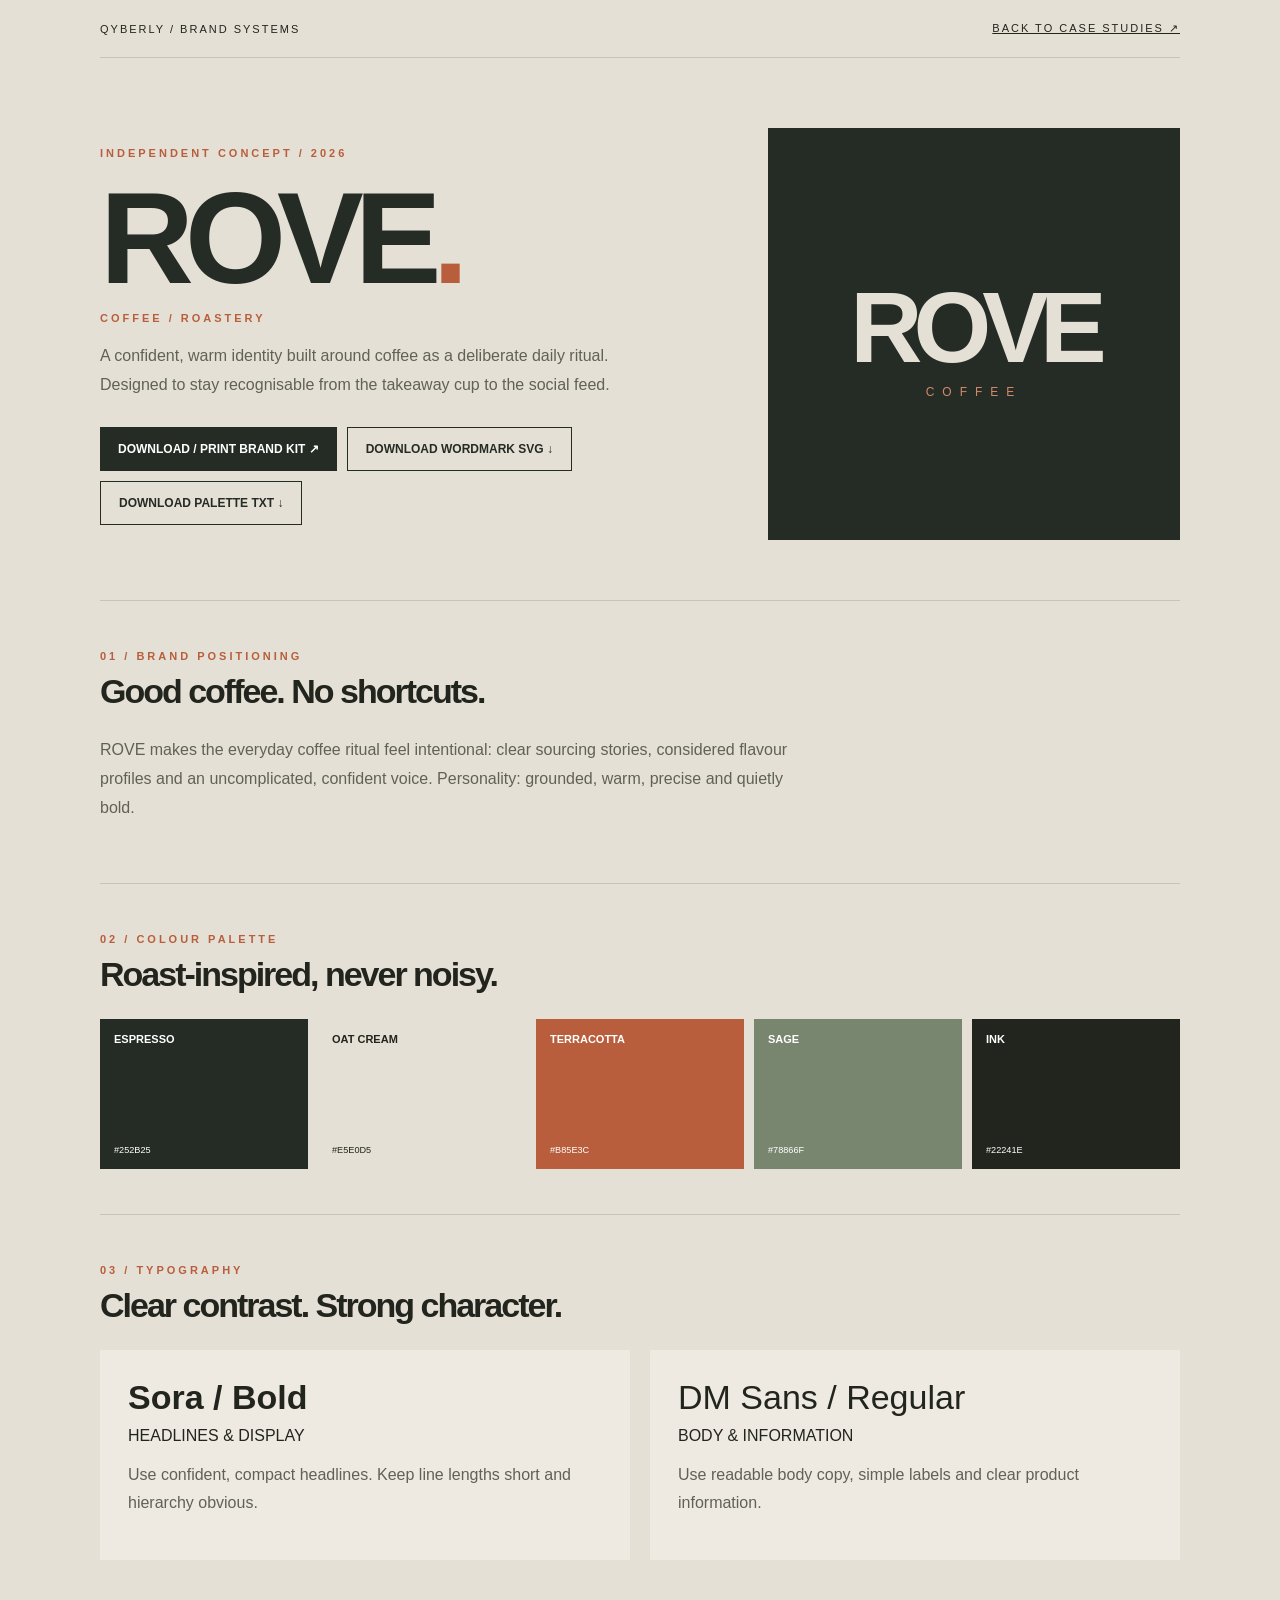
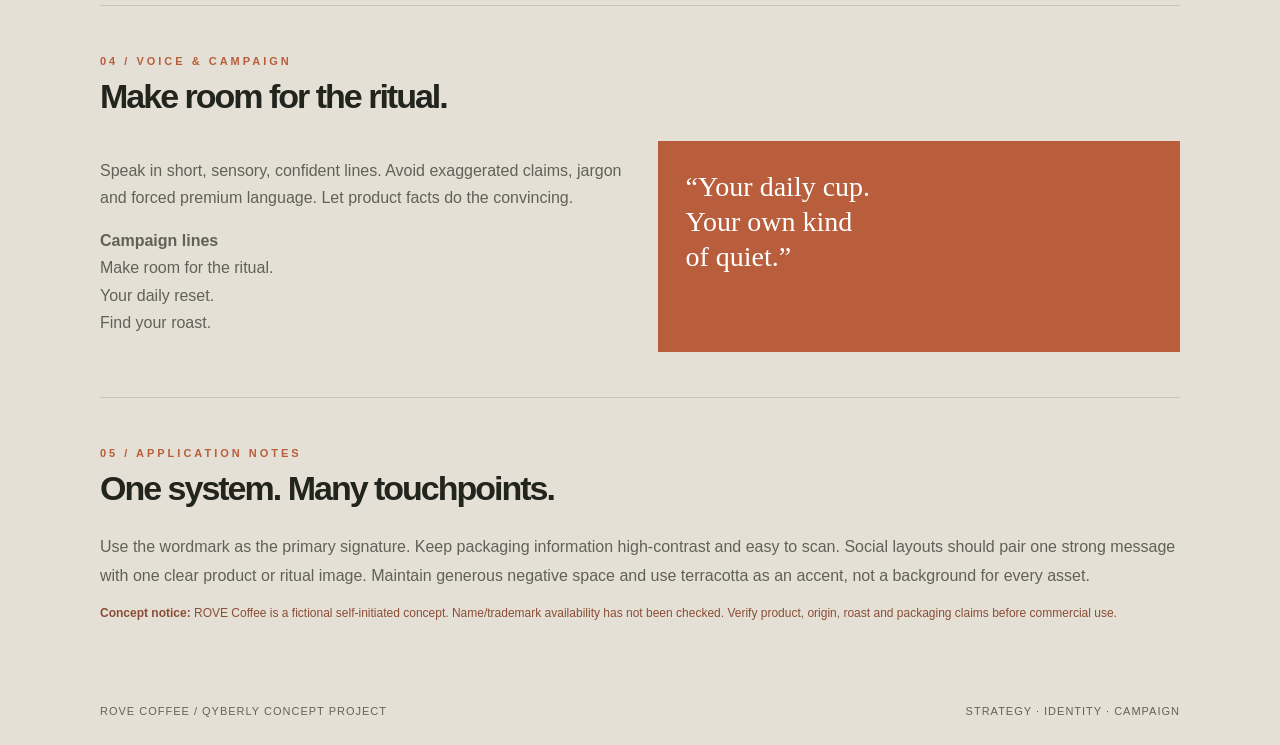
<file: rove-brand-kit/index.html>
<!doctype html>
<html lang="en"><head><meta charset="utf-8"><meta name="viewport" content="width=device-width,initial-scale=1"><meta name="description" content="ROVE Coffee concept brand kit — identity direction, palette, typography and campaign voice by QYBERLY."><title>ROVE Coffee — Brand Kit | QYBERLY</title>
<style>
:root{--espresso:#252b25;--oat:#e5e0d5;--terra:#b85e3c;--sage:#78866f;--ink:#22241e}*{box-sizing:border-box}body{margin:0;background:var(--oat);color:var(--ink);font-family:Arial,sans-serif}.wrap{width:min(1080px,90%);margin:auto}.top{padding:22px 0;border-bottom:1px solid #c9c4b9;display:flex;justify-content:space-between;align-items:center;font-size:11px;letter-spacing:2px}.top a{color:inherit}.hero{padding:70px 0 60px;display:grid;grid-template-columns:1.2fr .8fr;gap:50px;align-items:center}.eyebrow{font-size:11px;letter-spacing:3px;color:var(--terra);font-weight:bold}.hero h1{font-size:clamp(65px,11vw,130px);letter-spacing:-9px;line-height:.8;margin:25px 0 18px;color:var(--espresso)}.hero h1 span{color:var(--terra)}.hero p{line-height:1.8;color:#606157;max-width:510px}.mark{background:var(--espresso);color:var(--oat);aspect-ratio:1;display:grid;place-content:center;text-align:center;padding:30px}.mark b{font-size:clamp(65px,10vw,100px);letter-spacing:-9px}.mark span{font-size:12px;letter-spacing:8px;color:#d18a68}.actions{display:flex;gap:10px;flex-wrap:wrap;margin-top:28px}.button{border:0;padding:14px 18px;background:var(--espresso);color:white;text-decoration:none;font-size:12px;font-weight:bold;cursor:pointer}.button.alt{background:transparent;color:var(--espresso);border:1px solid var(--espresso)}section{padding:45px 0;border-top:1px solid #c9c4b9}.section-title{font-size:34px;letter-spacing:-2px;margin:8px 0 25px}.palette{display:grid;grid-template-columns:repeat(5,1fr);gap:10px}.swatch{min-height:150px;padding:14px;display:flex;flex-direction:column;justify-content:space-between;font-size:11px;font-weight:bold}.swatch small{font-weight:normal}.type-grid{display:grid;grid-template-columns:1fr 1fr;gap:20px}.type-card{padding:28px;background:#eeeae1}.type-card strong{font-size:34px;display:block;margin-bottom:10px}.type-card p,.voice p{line-height:1.7;color:#606157}.voice{display:grid;grid-template-columns:1fr 1fr;gap:35px}.voice blockquote{margin:0;background:var(--terra);color:white;padding:28px;font-size:28px;line-height:1.25;font-family:Georgia,serif}.footer{padding:28px 0;display:flex;justify-content:space-between;font-size:11px;letter-spacing:1px;color:#626258}@media(max-width:700px){.hero{grid-template-columns:1fr;padding-top:45px}.hero h1{letter-spacing:-5px}.palette{grid-template-columns:1fr 1fr}.type-grid,.voice{grid-template-columns:1fr}.swatch{min-height:110px}}@media print{.actions,.top a{display:none}body{background:white}.hero{padding:35px 0}section{break-inside:avoid}}
</style></head><body><div class="wrap"><header class="top"><span>QYBERLY / BRAND SYSTEMS</span><a href="../case-studies.html">BACK TO CASE STUDIES ↗</a></header>
<main><section class="hero" style="border:0"><div><span class="eyebrow">INDEPENDENT CONCEPT / 2026</span><h1>ROVE<span>.</span></h1><span class="eyebrow">COFFEE / ROASTERY</span><p>A confident, warm identity built around coffee as a deliberate daily ritual. Designed to stay recognisable from the takeaway cup to the social feed.</p><div class="actions"><button class="button" onclick="window.print()">DOWNLOAD / PRINT BRAND KIT ↗</button><a class="button alt" href="rove-wordmark-concept.svg" download>DOWNLOAD WORDMARK SVG ↓</a><a class="button alt" href="rove-palette.txt" download>DOWNLOAD PALETTE TXT ↓</a></div></div><div class="mark"><b>ROVE</b><span>COFFEE</span></div></section>
<section><span class="eyebrow">01 / BRAND POSITIONING</span><h2 class="section-title">Good coffee. No shortcuts.</h2><p style="max-width:720px;line-height:1.8;color:#606157">ROVE makes the everyday coffee ritual feel intentional: clear sourcing stories, considered flavour profiles and an uncomplicated, confident voice. Personality: grounded, warm, precise and quietly bold.</p></section>
<section><span class="eyebrow">02 / COLOUR PALETTE</span><h2 class="section-title">Roast-inspired, never noisy.</h2><div class="palette"><div class="swatch" style="background:#252B25;color:#fff">ESPRESSO<small>#252B25</small></div><div class="swatch" style="background:#E5E0D5;color:#22241E">OAT CREAM<small>#E5E0D5</small></div><div class="swatch" style="background:#B85E3C;color:#fff">TERRACOTTA<small>#B85E3C</small></div><div class="swatch" style="background:#78866F;color:#fff">SAGE<small>#78866F</small></div><div class="swatch" style="background:#22241E;color:#fff">INK<small>#22241E</small></div></div></section>
<section><span class="eyebrow">03 / TYPOGRAPHY</span><h2 class="section-title">Clear contrast. Strong character.</h2><div class="type-grid"><div class="type-card"><strong style="font-family:Arial,sans-serif">Sora / Bold</strong><span>HEADLINES & DISPLAY</span><p>Use confident, compact headlines. Keep line lengths short and hierarchy obvious.</p></div><div class="type-card"><strong style="font-family:Arial,sans-serif;font-weight:400">DM Sans / Regular</strong><span>BODY & INFORMATION</span><p>Use readable body copy, simple labels and clear product information.</p></div></div></section>
<section><span class="eyebrow">04 / VOICE & CAMPAIGN</span><h2 class="section-title">Make room for the ritual.</h2><div class="voice"><div><p>Speak in short, sensory, confident lines. Avoid exaggerated claims, jargon and forced premium language. Let product facts do the convincing.</p><p><b>Campaign lines</b><br>Make room for the ritual.<br>Your daily reset.<br>Find your roast.</p></div><blockquote>“Your daily cup.<br>Your own kind<br>of quiet.”</blockquote></div></section>
<section><span class="eyebrow">05 / APPLICATION NOTES</span><h2 class="section-title">One system. Many touchpoints.</h2><p style="line-height:1.8;color:#606157">Use the wordmark as the primary signature. Keep packaging information high-contrast and easy to scan. Social layouts should pair one strong message with one clear product or ritual image. Maintain generous negative space and use terracotta as an accent, not a background for every asset.</p><p style="font-size:12px;color:#8b4d37"><b>Concept notice:</b> ROVE Coffee is a fictional self-initiated concept. Name/trademark availability has not been checked. Verify product, origin, roast and packaging claims before commercial use.</p></section></main>
<footer class="footer"><span>ROVE COFFEE / QYBERLY CONCEPT PROJECT</span><span>STRATEGY · IDENTITY · CAMPAIGN</span></footer></div></body></html>
</file>
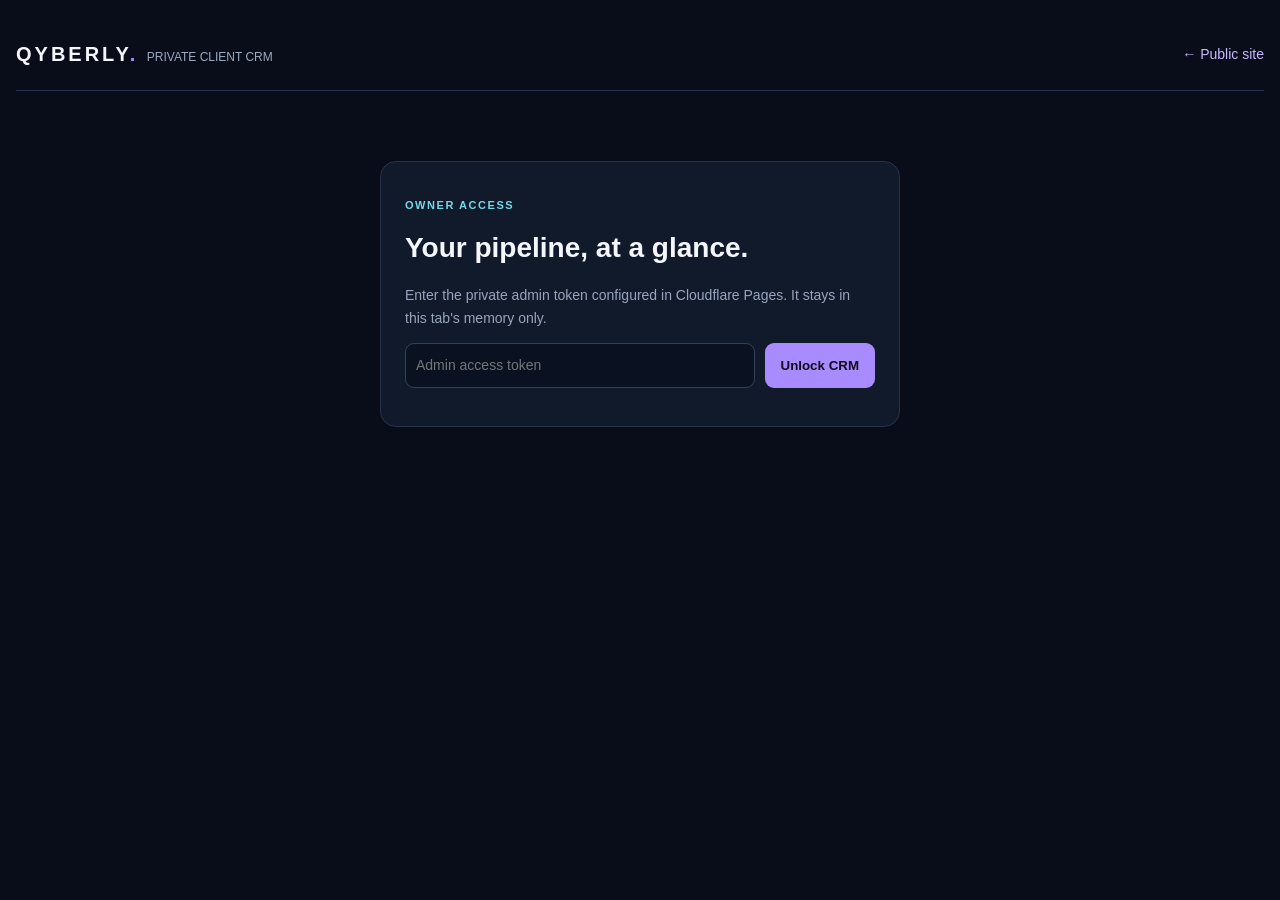
<file: admin.html>
<!doctype html>
<html lang="en"><head><meta charset="utf-8"><meta name="viewport" content="width=device-width,initial-scale=1"><meta name="robots" content="noindex,nofollow"><meta name="theme-color" content="#090d19"><title>Private Lead Desk | QYBERLY</title>
<style>
*{box-sizing:border-box}body{margin:0;background:#090d19;color:#f4f6fc;font:14px/1.6 'DM Sans',Arial,sans-serif}.wrap{width:min(1380px,calc(100% - 32px));margin:38px auto}.top{display:flex;justify-content:space-between;align-items:center;border-bottom:1px solid #263149;padding-bottom:20px}.brand{font-weight:800;letter-spacing:.15em;font-size:20px}.brand span{color:#a88bff}.muted,.notice{color:#98a5bd}.panel{background:#111a2b;border:1px solid #29344b;border-radius:16px;padding:24px;margin-top:24px}.login{max-width:520px;margin:70px auto}.field{display:flex;gap:10px;margin-top:14px}input,textarea,select{min-width:0;background:#0a1221;border:1px solid #34415c;border-radius:9px;padding:10px;color:#fff;font:inherit}input{flex:1}textarea{width:100%;min-height:76px;resize:vertical;font-size:12px}button{border:0;border-radius:9px;padding:11px 16px;background:#a88bff;color:#100d1b;font-weight:700;cursor:pointer}button:disabled{opacity:.5;cursor:wait}.stats{display:grid;grid-template-columns:repeat(4,1fr);gap:12px;margin:18px 0}.insights{display:grid;grid-template-columns:1fr 1fr;gap:12px;margin:14px 0}.insight{padding:17px;background:#0c1423;border:1px solid #263149;border-radius:12px}.insight h2{font-size:14px;margin:0 0 10px}.insight p{margin:5px 0;color:#b9c4d8}.insight strong{color:#fff}.reminder{padding:9px 0;border-top:1px solid #263149}.reminder:first-child{border-top:0}.due{color:#ffb2a7!important}.upcoming{color:#a9d9ff!important}@media(max-width:650px){.insights{grid-template-columns:1fr}}.stat{padding:17px;background:#0c1423;border:1px solid #263149;border-radius:12px}.stat strong{font-size:27px;display:block}.table-wrap{overflow:auto}table{width:100%;border-collapse:collapse;min-width:1120px}th,td{text-align:left;padding:13px 10px;border-bottom:1px solid #263149;vertical-align:top}th{font-size:11px;color:#9ca9c1;text-transform:uppercase;letter-spacing:.1em}td small{color:#9ca9c1}.status-select{width:118px}.follow{width:145px;display:block;margin-bottom:8px}.notes{width:220px;display:block}.save{margin-top:8px;padding:8px 12px;font-size:12px}.notice{font-size:12px}.error{color:#ff9d9d}.empty{padding:30px;text-align:center;color:#9ca9c1}.row-tools{min-width:240px}.top-actions{display:flex;gap:9px;align-items:center}@media(max-width:650px){.stats{grid-template-columns:repeat(2,1fr)}.field{flex-direction:column}.wrap{margin:22px auto}.panel{padding:16px}.top{align-items:flex-start;gap:10px}.brand{font-size:17px}}
</style></head><body><main class="wrap">
<header class="top"><div class="brand">QYBERLY<span>.</span> <span style="font-size:12px;letter-spacing:0;color:#9ca9c1;font-weight:500">PRIVATE CLIENT CRM</span></div><a href="index.html" style="color:#c8b8ff;text-decoration:none">← Public site</a></header>
<section id="login" class="panel login"><p style="color:#76d9e8;letter-spacing:.14em;font-size:11px;font-weight:700">OWNER ACCESS</p><h1 style="font-size:28px;margin:5px 0">Your pipeline, at a glance.</h1><p class="muted">Enter the private admin token configured in Cloudflare Pages. It stays in this tab's memory only.</p><form id="authForm" class="field"><input id="token" type="password" autocomplete="current-password" placeholder="Admin access token" required><button>Unlock CRM</button></form><p id="loginError" class="error"></p></section>
<section id="dashboard" hidden><div class="panel"><div style="display:flex;justify-content:space-between;align-items:center;gap:12px;flex-wrap:wrap"><div><p style="color:#76d9e8;letter-spacing:.14em;font-size:11px;font-weight:700">OWNER OVERVIEW</p><h1 style="margin:0;font-size:28px">Client pipeline</h1><p class="muted" style="margin:5px 0">Manage enquiries, follow-ups and private notes.</p></div><div class="top-actions"><button id="refresh">Refresh ↻</button></div></div>
<div class="stats"><div class="stat"><span class="muted">Total loaded</span><strong id="total">0</strong></div><div class="stat"><span class="muted">New enquiries</span><strong id="newCount">0</strong></div><div class="stat"><span class="muted">Contacted</span><strong id="contacted">0</strong></div><div class="stat"><span class="muted">Won</span><strong id="won">0</strong></div></div>
<div class="insights"><section class="insight"><h2>Follow-up reminders</h2><div id="reminders" class="muted">Loading reminders…</div></section><section class="insight"><h2>Lead source analytics</h2><div id="sources" class="muted">Loading sources…</div></section></div><div class="table-wrap"><table><thead><tr><th>Received</th><th>Contact</th><th>Business</th><th>Services / Scope</th><th>Budget / Timeline</th><th>Pipeline</th><th>Follow-up & private notes</th></tr></thead><tbody id="rows"></tbody></table></div><p id="message" class="notice" aria-live="polite"></p></div>
<p class="notice">Private owner workspace. Notes and follow-up dates are returned only after admin-token authentication. Keep your token private; Cloudflare Access can add another protection layer.</p><button id="logout" style="background:transparent;border:1px solid #34415c;color:#dce3f2">Lock CRM</button></section></main>
<script>
let secret='';const $=id=>document.getElementById(id);
function lock(){secret='';$('dashboard').hidden=true;$('login').hidden=false;$('token').value=''}
function date(v){try{return new Date(v.replace(' ','T')+'Z').toLocaleString()}catch{return v}}
function esc(v){return String(v??'').replace(/[&<>"']/g,c=>({'&':'&amp;','<':'&lt;','>':'&gt;','"':'&quot;',"'":'&#39;'}[c]))}
async function patch(payload){const r=await fetch('/api/leads',{method:'PATCH',headers:{'Content-Type':'application/json',Authorization:'Bearer '+secret},body:JSON.stringify(payload)});const d=await r.json();if(!r.ok||!d.ok)throw new Error(d.message||'Could not save changes');return d}
async function load(){ $('message').textContent='Loading…';try{const r=await fetch('/api/leads?limit=100',{headers:{Authorization:'Bearer '+secret}});const d=await r.json();if(!r.ok||!d.ok)throw new Error(d.message||'Could not load leads');const leads=d.leads||[];$('total').textContent=leads.length;$('newCount').textContent=leads.filter(x=>x.status==='new').length;$('contacted').textContent=leads.filter(x=>x.status==='contacted').length;$('won').textContent=leads.filter(x=>x.status==='won').length;
const today=new Date();today.setHours(0,0,0,0);const dayKey=d=>d.getFullYear()+'-'+String(d.getMonth()+1).padStart(2,'0')+'-'+String(d.getDate()).padStart(2,'0');const todayKey=dayKey(today);
const active=leads.filter(x=>!['won','lost'].includes(x.status)&&x.follow_up_at);
const due=active.filter(x=>x.follow_up_at<=todayKey).sort((a,b)=>a.follow_up_at.localeCompare(b.follow_up_at));
const future=active.filter(x=>x.follow_up_at>todayKey).sort((a,b)=>a.follow_up_at.localeCompare(b.follow_up_at)).slice(0,4);
const reminderRows=[...due,...future].slice(0,8);
$('reminders').innerHTML=reminderRows.length?reminderRows.map(x=>'<div class="reminder"><strong>'+esc(x.name)+'</strong> <span class="'+(x.follow_up_at<todayKey?'due':'upcoming')+'">· '+(x.follow_up_at<todayKey?'Overdue':x.follow_up_at===todayKey?'Due today':'Upcoming')+'</span><br><small>'+esc(x.follow_up_at)+' · '+esc(x.email)+'</small></div>').join(''):'No follow-ups scheduled. Set a date in a lead row below.';
const sourceCounts={};leads.forEach(x=>{const k=(x.source||'unknown').trim()||'unknown';sourceCounts[k]=(sourceCounts[k]||0)+1});const sourceEntries=Object.entries(sourceCounts).sort((a,b)=>b[1]-a[1]);
$('sources').innerHTML=sourceEntries.length?sourceEntries.map(([name,count])=>'<p><strong>'+esc(name)+'</strong> — '+count+' lead'+(count===1?'':'s')+'</p>').join(''):'No source data yet.';

$('rows').innerHTML=leads.length?leads.map(x=>'<tr><td>'+esc(date(x.created_at))+'</td><td><b>'+esc(x.name)+'</b><br><a style="color:#c8b8ff" href="mailto:'+encodeURIComponent(x.email)+'">'+esc(x.email)+'</a></td><td>'+esc(x.business||'—')+'</td><td>'+esc(JSON.parse(x.services||'[]').join(', '))+'<br><small>'+esc(x.details)+'</small></td><td>'+esc(x.budget||'—')+'<br><small>'+esc(x.timeline||'—')+'</small></td><td><select class="status-select" data-lead="'+esc(x.id)+'" aria-label="Update lead status"><option value="new" '+(x.status==='new'?'selected':'')+'>New</option><option value="contacted" '+(x.status==='contacted'?'selected':'')+'>Contacted</option><option value="qualified" '+(x.status==='qualified'?'selected':'')+'>Qualified</option><option value="won" '+(x.status==='won'?'selected':'')+'>Won</option><option value="lost" '+(x.status==='lost'?'selected':'')+'>Lost</option></select></td><td class="row-tools"><input class="follow" type="date" value="'+esc(x.follow_up_at||'')+'" data-follow="'+esc(x.id)+'" aria-label="Follow-up date"><textarea class="notes" maxlength="2000" data-notes="'+esc(x.id)+'" placeholder="Private notes — only you can see these">'+esc(x.internal_notes||'')+'</textarea><button class="save" data-save="'+esc(x.id)+'">Save CRM details</button></td></tr>').join(''):'<tr><td colspan="7" class="empty">No enquiries yet. New project briefs will appear here.</td></tr>';
$('message').textContent='Showing the latest '+leads.length+' enquiries.'}catch(e){$('message').textContent=e.message;if(/unauthor/i.test(e.message))lock()}}
$('authForm').addEventListener('submit',async e=>{e.preventDefault();secret=$('token').value.trim();await load();if(secret&&$('message').textContent.startsWith('Showing')){$('login').hidden=true;$('dashboard').hidden=false}else{$('loginError').textContent=$('message').textContent;secret=''}});
$('rows').addEventListener('change',async e=>{const s=e.target.closest('.status-select');if(!s)return;const id=s.dataset.lead,status=s.value;s.disabled=true;$('message').textContent='Saving pipeline status…';try{await patch({id,status});$('message').textContent='Pipeline status updated.';await load()}catch(err){$('message').textContent=err.message;await load()}});
$('rows').addEventListener('click',async e=>{const b=e.target.closest('[data-save]');if(!b)return;const id=b.dataset.save,dateInput=$('rows').querySelector('[data-follow="'+CSS.escape(id)+'"]'),notesInput=$('rows').querySelector('[data-notes="'+CSS.escape(id)+'"]');b.disabled=true;$('message').textContent='Saving private CRM details…';try{await patch({id,follow_up_at:dateInput.value,internal_notes:notesInput.value});$('message').textContent='Follow-up and private notes saved.'}catch(err){$('message').textContent=err.message}finally{b.disabled=false}});
$('refresh').addEventListener('click',load);$('logout').addEventListener('click',lock);
</script></body></html>
</file>
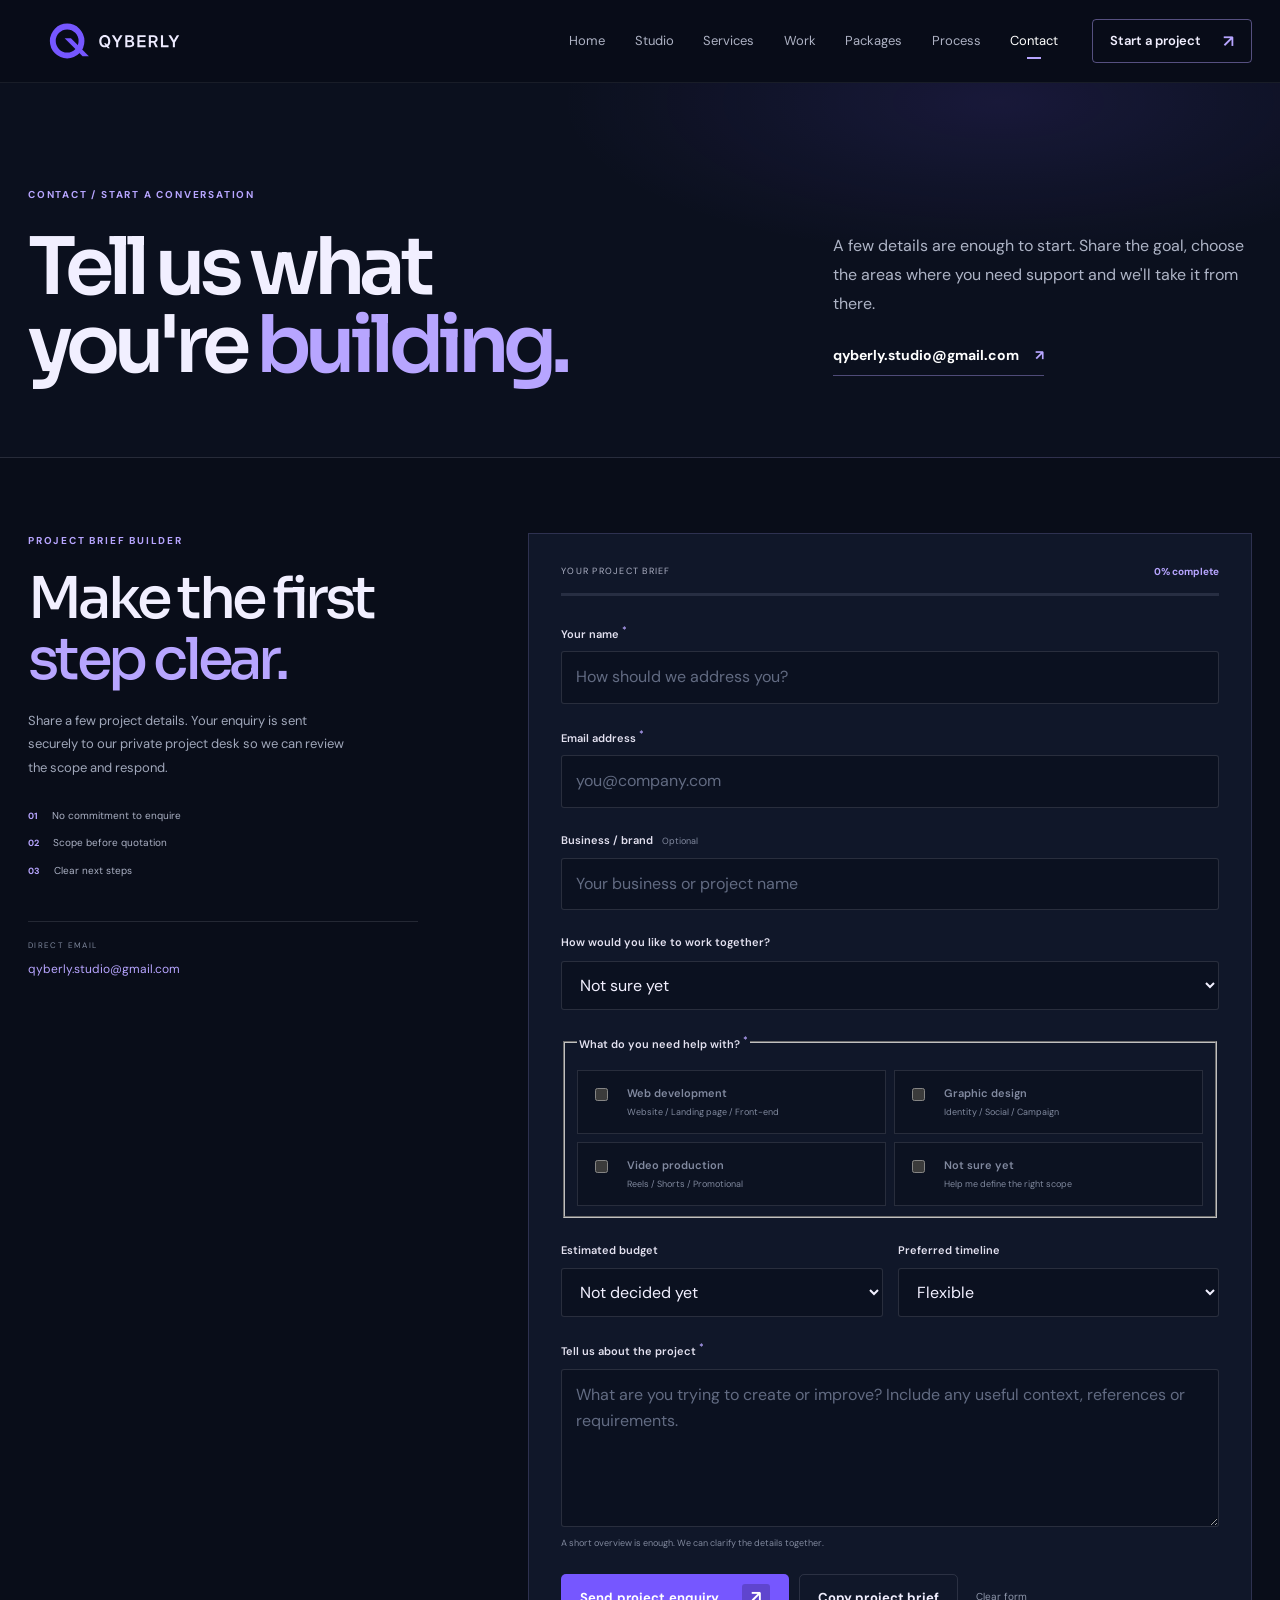
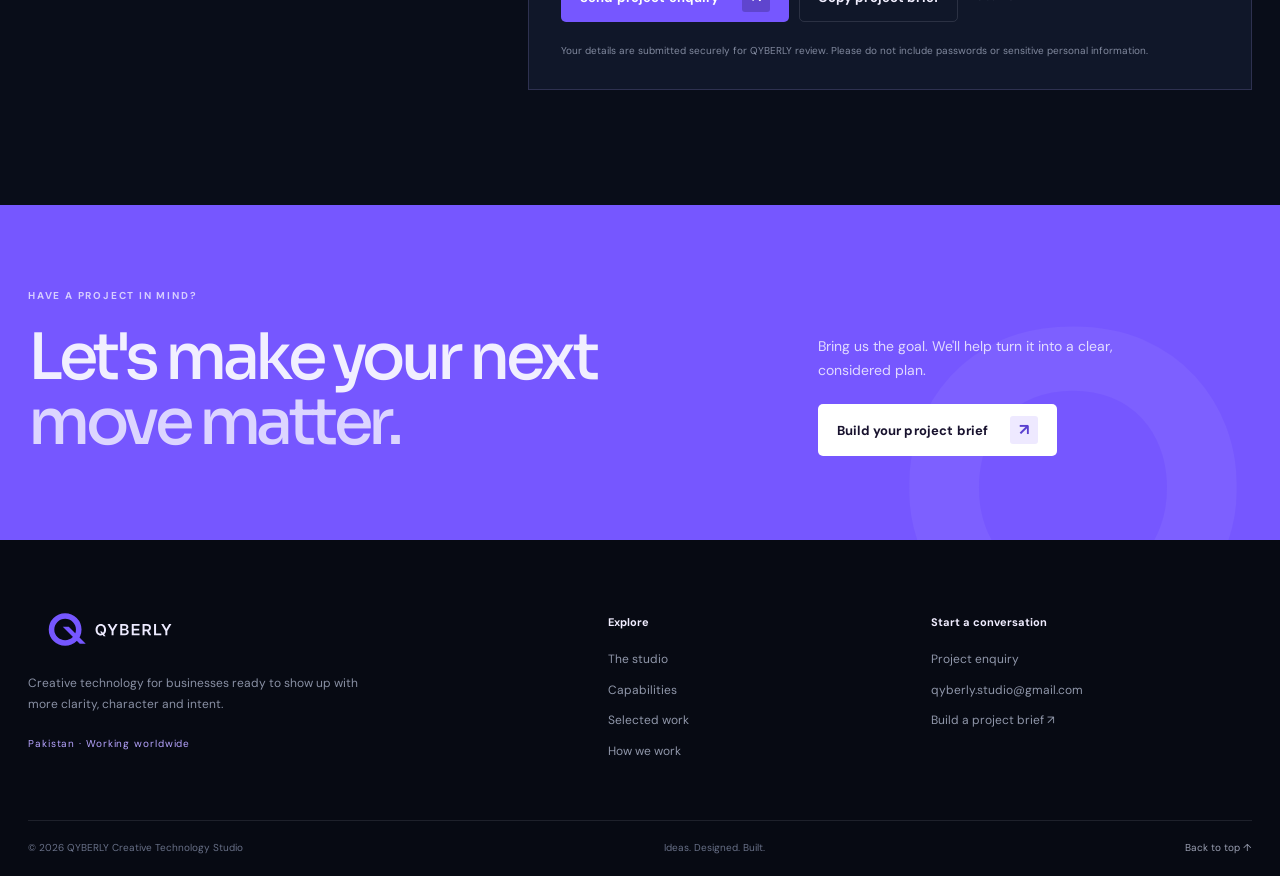
<file: contact.html>
<!doctype html>
<html lang="en">
<head>
  <meta charset="utf-8">
  <meta name="viewport" content="width=device-width, initial-scale=1">
  <meta name="theme-color" content="#090d19">
  <meta name="description" content="Build a project brief for QYBERLY. Tell us about your web development, graphic design or video production requirements.">
  <meta property="og:type" content="website">
  <meta property="og:title" content="Start a project | QYBERLY">
  <meta property="og:description" content="Build a project brief for QYBERLY. Tell us about your web development, graphic design or video production requirements.">
  <meta property="og:image" content="assets/brand/qyberly-logo-transparent.png">
  <title>Start a project | QYBERLY</title>
  <link rel="icon" href="assets/brand/favicon.ico" sizes="any">
  <link rel="icon" type="image/png" href="assets/brand/favicon-32.png">
  <link rel="preconnect" href="https://fonts.googleapis.com">
  <link rel="preconnect" href="https://fonts.gstatic.com" crossorigin>
  <link href="https://fonts.googleapis.com/css2?family=DM+Sans:wght@400;500;600;700&family=Sora:wght@400;500;600;700;800&display=swap" rel="stylesheet">
  <link rel="stylesheet" href="css/style.css">
  
  <script src="js/main.js" defer></script>
</head>
<body data-page="contact">
<a class="skip-link" href="#main">Skip to content</a>
<div class="reading-progress" aria-hidden="true"><span id="reading-progress-bar"></span></div>
<header class="site-header" id="top">
  <div class="nav-frame">
    <a class="brand-lockup" href="index.html" aria-label="QYBERLY home"><img src="assets/brand/qyberly-logo.svg" alt="QYBERLY Creative Technology Studio"></a>
    <button class="nav-toggle" type="button" aria-expanded="false" aria-controls="primary-nav" aria-label="Open navigation"><span></span><span></span></button>
    <nav class="primary-nav" id="primary-nav" aria-label="Primary navigation"><a href="index.html">Home</a><a href="about.html">Studio</a><a href="services.html">Services</a><a href="portfolio.html">Work</a><a href="packages.html">Packages</a><a href="process.html">Process</a><a href="contact.html" aria-current="page">Contact</a></nav>
    <a class="nav-cta" href="contact.html">Start a project <span aria-hidden="true">↗</span></a>
  </div>
</header>
<main id="main">
<section class="page-hero contact-hero"><div class="container page-hero-grid"><div data-reveal><span class="eyebrow">Contact / Start a conversation</span><h1>Tell us what<br>you're <em>building.</em></h1></div><div class="page-hero-aside" data-reveal data-delay="100"><p>A few details are enough to start. Share the goal, choose the areas where you need support and we'll take it from there.</p><a class="email-direct" href="mailto:qyberly.studio@gmail.com">qyberly.studio@gmail.com <span>↗</span></a></div></div></section>
<section class="section contact-section" id="project-brief"><div class="container contact-grid"><div class="contact-aside" data-reveal><span class="eyebrow">Project brief builder</span><h2>Make the first<br><em>step clear.</em></h2><p>Share a few project details. Your enquiry is sent securely to our private project desk so we can review the scope and respond.</p><div class="contact-assurance"><span><b>01</b> No commitment to enquire</span><span><b>02</b> Scope before quotation</span><span><b>03</b> Clear next steps</span></div><div class="contact-email-block"><small>DIRECT EMAIL</small><a href="mailto:qyberly.studio@gmail.com">qyberly.studio@gmail.com</a></div></div>
<form class="brief-form" id="brief-form" data-reveal data-delay="100" novalidate>
  <div aria-hidden="true" style="position:absolute;width:1px;height:1px;padding:0;margin:-1px;overflow:hidden;clip:rect(0,0,0,0);white-space:nowrap;border:0"><label for="website-field">Leave this field empty</label><input id="website-field" name="website" type="text" tabindex="-1" autocomplete="off"></div>
  <div class="form-progress"><div><span>YOUR PROJECT BRIEF</span><strong id="form-progress-label">0% complete</strong></div><div class="progress-track"><span id="form-progress-fill"></span></div></div>
  <div class="form-row"><label for="client-name">Your name <sup>*</sup></label><input id="client-name" name="name" type="text" autocomplete="name" placeholder="How should we address you?" required></div>
  <div class="form-row"><label for="client-email">Email address <sup>*</sup></label><input id="client-email" name="email" type="email" autocomplete="email" placeholder="you@company.com" required></div>
  <div class="form-row"><label for="business-name">Business / brand <span>Optional</span></label><input id="business-name" name="business" type="text" autocomplete="organization" placeholder="Your business or project name"></div>
  <div class="form-row"><label for="engagement">How would you like to work together?</label><select id="engagement" name="engagement"><option value="Not sure yet">Not sure yet</option><option value="Focused project">Focused project</option><option value="Creative sprint">Creative sprint</option><option value="Ongoing support">Ongoing support</option></select></div>
  <fieldset class="form-row"><legend>What do you need help with? <sup>*</sup></legend><div class="choice-grid"><label class="choice-option"><input type="checkbox" name="service" value="Web development"><span><b>Web development</b><small>Website / Landing page / Front-end</small></span></label><label class="choice-option"><input type="checkbox" name="service" value="Graphic design"><span><b>Graphic design</b><small>Identity / Social / Campaign</small></span></label><label class="choice-option"><input type="checkbox" name="service" value="Video production"><span><b>Video production</b><small>Reels / Shorts / Promotional</small></span></label><label class="choice-option"><input type="checkbox" name="service" value="Not sure yet"><span><b>Not sure yet</b><small>Help me define the right scope</small></span></label></div></fieldset>
  <div class="form-pair"><div class="form-row"><label for="budget">Estimated budget</label><select id="budget" name="budget"><option value="Not decided">Not decided yet</option><option>Under PKR 10,000</option><option>PKR 10,000 – 30,000</option><option>PKR 30,000 – 75,000</option><option>PKR 75,000 – 150,000</option><option>PKR 150,000+</option><option>USD 100 – 300</option><option>USD 300 – 750</option><option>USD 750+</option></select></div><div class="form-row"><label for="timeline">Preferred timeline</label><select id="timeline" name="timeline"><option value="Flexible">Flexible</option><option>Within 1 week</option><option>2–3 weeks</option><option>1 month</option><option>1–2 months</option><option>Specific date to discuss</option></select></div></div>
  <div class="form-row"><label for="project-details">Tell us about the project <sup>*</sup></label><textarea id="project-details" name="details" rows="5" placeholder="What are you trying to create or improve? Include any useful context, references or requirements." required></textarea><small class="field-help">A short overview is enough. We can clarify the details together.</small></div>
  <div class="brief-actions"><button class="button button-primary" type="submit">Send project enquiry <span class="button-arrow">↗</span></button><button class="button button-outline" type="button" id="copy-brief">Copy project brief</button><button class="text-button" type="button" id="clear-brief">Clear form</button></div>
  <p class="form-status" id="form-status" role="status" aria-live="polite">Your details are submitted securely for QYBERLY review. Please do not include passwords or sensitive personal information.</p>
</form></div></section>
</main>
<section class="closing-band">
  <div class="container closing-inner" data-reveal>
    <div><span class="eyebrow">Have a project in mind?</span><h2>Let's make your next<br><em>move matter.</em></h2></div>
    <div class="closing-action"><p>Bring us the goal. We'll help turn it into a clear, considered plan.</p><a class="button button-light" href="contact.html">Build your project brief <span class="button-arrow">↗</span></a></div>
  </div>
</section>
<footer class="site-footer">
  <div class="container footer-main">
    <div class="footer-intro"><a href="index.html" class="footer-logo"><img src="assets/brand/qyberly-logo.svg" alt="QYBERLY"></a><p>Creative technology for businesses ready to show up with more clarity, character and intent.</p><span class="footer-location">Pakistan · Working worldwide</span></div>
    <div class="footer-column"><h3>Explore</h3><a href="about.html">The studio</a><a href="services.html">Capabilities</a><a href="portfolio.html">Selected work</a><a href="process.html">How we work</a></div>
    <div class="footer-column"><h3>Start a conversation</h3><a href="contact.html">Project enquiry</a><a href="mailto:qyberly.studio@gmail.com">qyberly.studio@gmail.com</a><a href="contact.html#project-brief">Build a project brief ↗</a></div>
  </div>
  <div class="container footer-bottom"><span>© <span data-year></span> QYBERLY Creative Technology Studio</span><span>Ideas. Designed. Built.</span><a href="#top">Back to top ↑</a></div>
</footer>

<dialog class="command-palette" id="command-palette" aria-label="Quick navigation">
  <div class="command-palette-head"><span>QYBERLY / QUICK NAVIGATION</span><kbd>ESC</kbd></div>
  <label class="command-search"><span>⌕</span><input id="command-search-input" type="search" placeholder="Search pages and actions..." autocomplete="off"></label>
  <div class="command-results" id="command-results">
    <a href="index.html"><small>PAGE / 01</small><b>Home</b><span>↗</span></a>
    <a href="about.html"><small>PAGE / 02</small><b>Studio</b><span>↗</span></a>
    <a href="services.html"><small>PAGE / 03</small><b>Services</b><span>↗</span></a>
    <a href="portfolio.html"><small>PAGE / 04</small><b>Selected work</b><span>↗</span></a>
    <a href="process.html"><small>PAGE / 05</small><b>Process</b><span>↗</span></a>
    <a href="contact.html"><small>ACTION / START</small><b>Build a project brief</b><span>↗</span></a>
  </div>
  <div class="command-palette-foot"><span>TIP</span> Press <kbd>Ctrl</kbd> + <kbd>K</kbd> from anywhere to open this menu.</div>
</dialog>

<button class="back-top" type="button" aria-label="Back to top">↑</button>
</body>
</html>
</file>
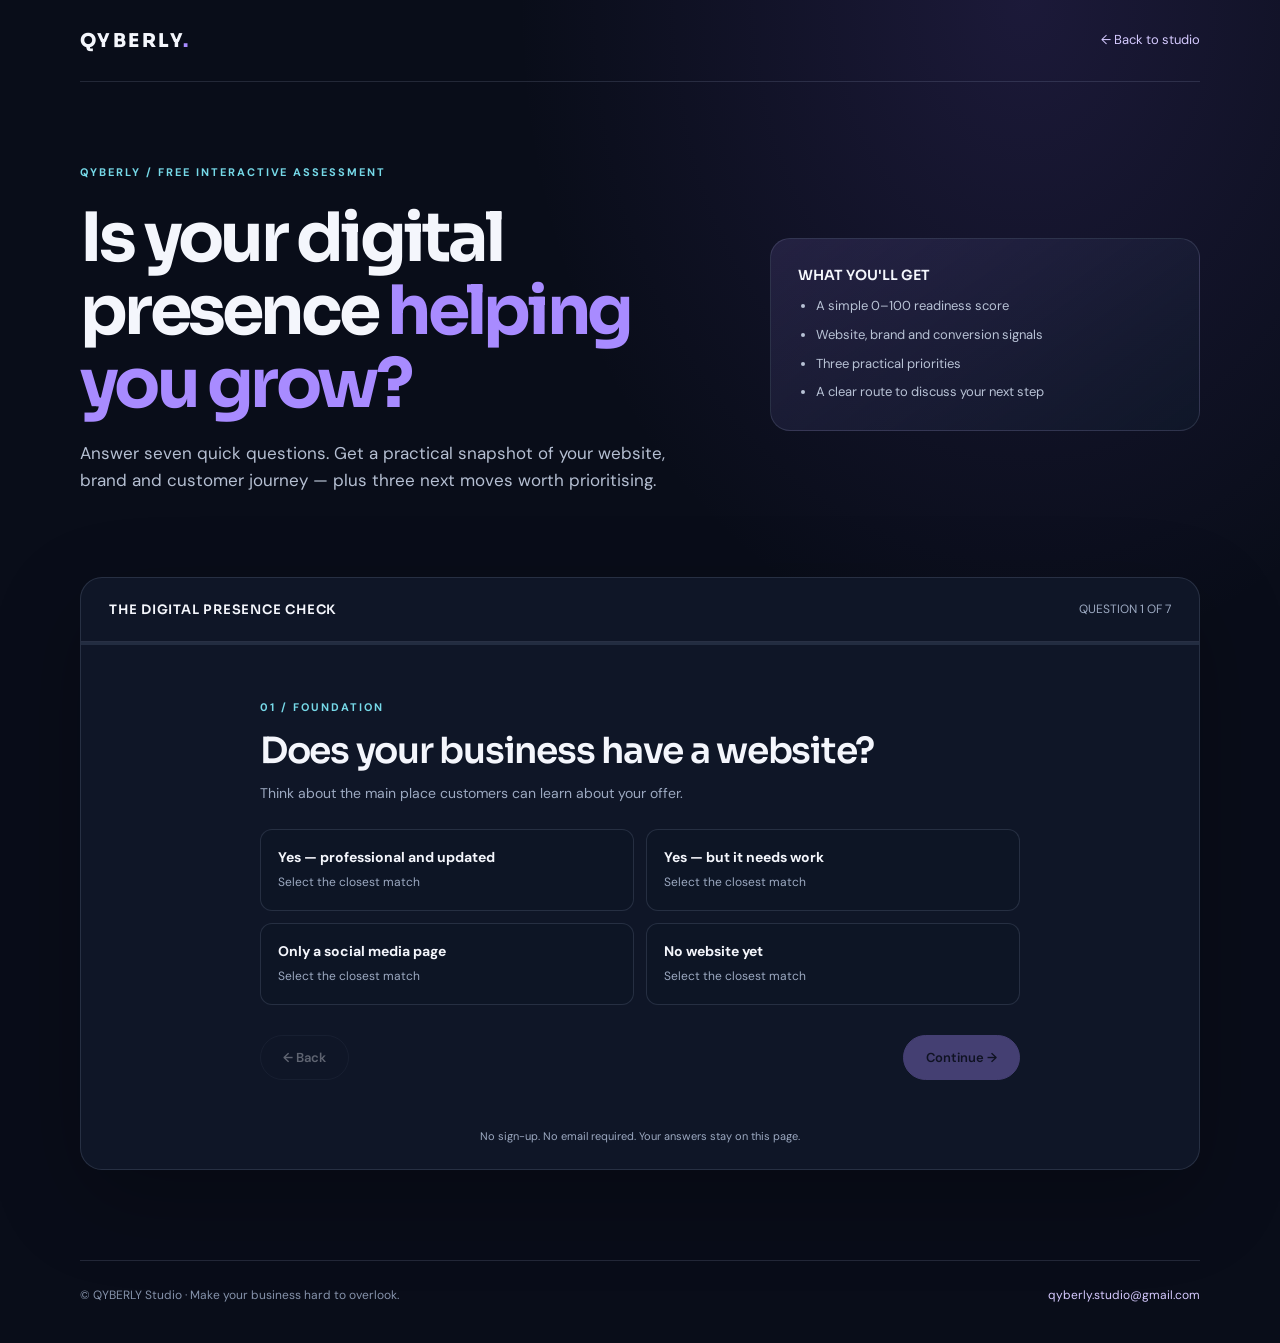
<file: growth-scanner.html>
<!doctype html>
<html lang="en">
<head>
<meta charset="utf-8"><meta name="viewport" content="width=device-width, initial-scale=1"><meta name="theme-color" content="#090d19">
<meta name="description" content="Get a practical snapshot of your website, brand and digital presence with the free QYBERLY Growth Scanner.">
<meta property="og:title" content="Free Business Growth Scanner | QYBERLY"><meta property="og:description" content="Find the gaps in your digital presence and get a practical action plan in about two minutes.">
<title>Free Business Growth Scanner | QYBERLY</title>
<link rel="preconnect" href="https://fonts.googleapis.com"><link rel="preconnect" href="https://fonts.gstatic.com" crossorigin>
<link href="https://fonts.googleapis.com/css2?family=DM+Sans:wght@400;500;600;700&family=Sora:wght@400;500;600;700;800&display=swap" rel="stylesheet">
<style>
:root{color-scheme:dark;--bg:#090d19;--panel:#10182a;--panel2:#131f34;--line:rgba(190,205,240,.14);--muted:#9ca9c1;--text:#f4f6fc;--accent:#a88bff;--cyan:#76d9e8;--green:#8ce0bd}
*{box-sizing:border-box}html{scroll-behavior:smooth}body{margin:0;background:radial-gradient(ellipse at 80% 0%,rgba(103,75,185,.2),transparent 35%),var(--bg);color:var(--text);font-family:'DM Sans',sans-serif;line-height:1.6}a{color:inherit}.wrap{width:min(1120px,calc(100% - 40px));margin:auto}.nav{height:82px;border-bottom:1px solid var(--line);display:flex;align-items:center;justify-content:space-between}.brand{font:800 19px 'Sora';letter-spacing:.13em;text-decoration:none}.brand span{color:var(--accent)}.nav a:last-child{font-size:13px;color:#d5caff;text-decoration:none}.hero{padding:76px 0 44px;display:grid;grid-template-columns:1.2fr .8fr;gap:45px;align-items:center}.eyebrow{color:var(--cyan);font-size:11px;font-weight:700;letter-spacing:.18em;text-transform:uppercase}.hero h1{font:700 clamp(40px,6vw,68px)/1.08 'Sora';letter-spacing:-.055em;margin:18px 0}.hero h1 em{font-style:normal;color:var(--accent)}.hero p{color:#b5bfd2;font-size:17px;max-width:630px}.hero-note{border:1px solid var(--line);background:linear-gradient(145deg,rgba(168,139,255,.13),rgba(16,24,42,.85));border-radius:20px;padding:27px}.hero-note strong{font:600 14px 'Sora';display:block;margin-bottom:12px}.hero-note ul{margin:0;padding-left:18px;color:#b8c2d5;font-size:13px}.hero-note li+li{margin-top:8px}.scanner{border:1px solid var(--line);background:rgba(16,24,42,.88);border-radius:22px;overflow:hidden;margin:22px auto 90px;box-shadow:0 30px 90px rgba(0,0,0,.24)}.scan-top{padding:22px 28px;border-bottom:1px solid var(--line);display:flex;justify-content:space-between;align-items:center;gap:16px}.scan-top strong{font:600 13px 'Sora';letter-spacing:.06em}.step{font-size:12px;color:var(--muted)}.progress{height:3px;background:#222c40}.progress span{height:100%;display:block;background:linear-gradient(90deg,var(--accent),var(--cyan));width:0;transition:width .25s}.scan-body{padding:clamp(22px,5vw,48px)}.question{max-width:760px;margin:auto}.question h2{font:600 clamp(25px,4vw,36px)/1.2 'Sora';letter-spacing:-.035em;margin:10px 0}.hint{color:var(--muted);font-size:14px;margin:0 0 24px}.options{display:grid;grid-template-columns:1fr 1fr;gap:12px}.option{position:relative}.option input{position:absolute;opacity:0;pointer-events:none}.option label{display:block;min-height:76px;border:1px solid var(--line);background:#0d1525;border-radius:12px;padding:16px 17px;cursor:pointer;transition:.18s}.option label b{display:block;font-size:14px}.option label small{color:var(--muted);font-size:12px}.option input:checked+label{border-color:var(--accent);background:rgba(168,139,255,.12);box-shadow:inset 0 0 0 1px var(--accent)}.option input:focus-visible+label{outline:2px solid var(--cyan);outline-offset:3px}.controls{display:flex;justify-content:space-between;gap:12px;margin-top:30px}.btn{border:1px solid var(--line);border-radius:999px;padding:13px 22px;background:transparent;color:var(--text);font:600 13px 'DM Sans';cursor:pointer;text-decoration:none}.btn.primary{background:var(--accent);border-color:var(--accent);color:#100d1b}.btn:disabled{opacity:.35;cursor:not-allowed}.privacy{font-size:11px;color:var(--muted);text-align:center;padding:0 20px 24px}.result{display:none}.result.show{display:block}.scoreline{display:flex;align-items:center;gap:22px;margin:25px 0}.score{width:108px;height:108px;border-radius:50%;display:grid;place-items:center;border:7px solid rgba(168,139,255,.55);font:700 30px 'Sora';flex-shrink:0}.score small{font:500 10px 'DM Sans';color:var(--muted);display:block;text-align:center}.result h2{font:650 clamp(27px,4vw,38px)/1.15 'Sora';margin:8px 0}.result-intro{color:#b8c2d5}.insights{display:grid;grid-template-columns:repeat(3,1fr);gap:12px;margin:25px 0}.insight{border:1px solid var(--line);background:#0c1423;border-radius:13px;padding:17px}.insight span{display:block;color:var(--muted);font-size:11px;text-transform:uppercase;letter-spacing:.1em}.insight strong{font:600 23px 'Sora';display:block;margin:5px 0}.insight p{font-size:12px;color:#aeb9cd;margin:0}.actions{border-top:1px solid var(--line);padding-top:24px;display:flex;gap:12px;flex-wrap:wrap}.action-list{display:grid;gap:10px;margin:20px 0 28px}.action-item{border:1px solid var(--line);border-radius:12px;padding:15px 17px;display:flex;gap:13px;background:#0c1423}.action-item b{color:var(--cyan)}.fine{font-size:11px;color:#8390a8;margin-top:20px}.footer{border-top:1px solid var(--line);padding:25px 0 38px;color:#8592aa;font-size:12px;display:flex;justify-content:space-between;gap:20px}.footer a{color:#d6caff;text-decoration:none}
@media(max-width:760px){.hero{grid-template-columns:1fr;padding-top:52px;gap:25px}.options{grid-template-columns:1fr}.insights{grid-template-columns:1fr}.scan-top{padding:18px}.footer{flex-direction:column}.wrap{width:min(100% - 28px,1120px)}}
</style>
</head>
<body>
<header class="wrap nav"><a class="brand" href="index.html">QYBERLY<span>.</span></a><a href="index.html">← Back to studio</a></header>
<main class="wrap">
<section class="hero"><div><span class="eyebrow">QYBERLY / Free interactive assessment</span><h1>Is your digital presence <em>helping you grow?</em></h1><p>Answer seven quick questions. Get a practical snapshot of your website, brand and customer journey — plus three next moves worth prioritising.</p></div><aside class="hero-note"><strong>WHAT YOU'LL GET</strong><ul><li>A simple 0–100 readiness score</li><li>Website, brand and conversion signals</li><li>Three practical priorities</li><li>A clear route to discuss your next step</li></ul></aside></section>
<section class="scanner" aria-label="Business growth assessment"><div class="scan-top"><strong>THE DIGITAL PRESENCE CHECK</strong><span class="step" id="stepLabel">QUESTION 1 OF 7</span></div><div class="progress"><span id="progressBar"></span></div>
<div class="scan-body"><div id="questionView" class="question"><span class="eyebrow" id="category">01 / FOUNDATION</span><h2 id="questionTitle">Does your business have a website?</h2><p class="hint" id="questionHint">Choose the answer that best reflects your current position.</p><div class="options" id="options"></div><div class="controls"><button class="btn" id="backBtn" type="button" disabled>← Back</button><button class="btn primary" id="nextBtn" type="button" disabled>Continue →</button></div></div>
<div id="resultView" class="question result" aria-live="polite"><span class="eyebrow">YOUR SNAPSHOT / COMPLETE</span><div class="scoreline"><div class="score"><div><span id="scoreNumber">0</span><small>OUT OF 100</small></div></div><div><h2 id="resultTitle">Your next stage starts with clarity.</h2><p class="result-intro" id="resultIntro"></p></div></div><div class="insights" id="insights"></div><h3 style="font:600 17px 'Sora'">Your recommended next moves</h3><div class="action-list" id="actionList"></div><div class="actions"><button class="btn primary" id="copyBtn" type="button">Copy my action plan ↗</button><a class="btn" id="briefLink" href="contact.html?source=growth-scanner">Discuss this with QYBERLY →</a><button class="btn" id="restartBtn" type="button">Retake assessment</button></div><p class="fine">This is a self-assessment based on your answers, not an automated audit of your website, analytics or search rankings. Your answers stay in this browser and are not submitted or stored by this tool.</p></div></div><div class="privacy">No sign-up. No email required. Your answers stay on this page.</div></section>
</main>
<footer class="wrap footer"><span>© QYBERLY Studio · Make your business hard to overlook.</span><a href="mailto:qyberly.studio@gmail.com">qyberly.studio@gmail.com</a></footer>
<script>
const qs=[
{cat:"01 / FOUNDATION",title:"Does your business have a website?",hint:"Think about the main place customers can learn about your offer.",opts:[["Yes — professional and updated",4],["Yes — but it needs work",2],["Only a social media page",1],["No website yet",0]],group:"website"},
{cat:"02 / CLARITY",title:"Can a new visitor understand what you sell in five seconds?",hint:"A clear offer makes it easier for the right customer to take action.",opts:[["Yes — offer and next step are obvious",4],["Mostly — but some details are unclear",2],["Not really — visitors have to figure it out",1],["I am not sure",0]],group:"conversion"},
{cat:"03 / BRAND",title:"How consistent does your brand look across platforms?",hint:"Consider your logo, colours, typography, visuals and tone.",opts:[["Consistent and recognisable everywhere",4],["Mostly consistent, with a few gaps",2],["Different look on different platforms",1],["No defined visual identity",0]],group:"brand"},
{cat:"04 / CONTENT",title:"How regularly do you publish useful content?",hint:"Content can include product visuals, short videos, posts or helpful articles.",opts:[["Consistently, with a clear purpose",4],["Sometimes, without a set plan",2],["Rarely or only when I remember",1],["Not currently publishing",0]],group:"brand"},
{cat:"05 / CUSTOMER JOURNEY",title:"How easy is it for customers to contact or buy from you?",hint:"Look for clear calls to action, working links and a simple enquiry or checkout route.",opts:[["Very easy — clear and tested journey",4],["Possible, but there is friction",2],["Customers often have to ask how",1],["No clear next step",0]],group:"conversion"},
{cat:"06 / TRUST",title:"Does your online presence show proof that builds trust?",hint:"Examples: real reviews with permission, portfolio work, process, FAQs or transparent details.",opts:[["Yes — credible proof is easy to find",4],["Some proof, but not organised",2],["Very little proof is visible",1],["No trust signals yet",0]],group:"trust"},
{cat:"07 / DIRECTION",title:"Do you know which digital activity is bringing enquiries?",hint:"Even simple tracking helps you focus effort on what works.",opts:[["Yes — I track leads and sources",4],["I track some activity manually",2],["I mostly guess",1],["No tracking at all",0]],group:"trust"}
];
let index=0;const answers=Array(qs.length).fill(null);
const $=id=>document.getElementById(id);
function render(){const q=qs[index];$("category").textContent=q.cat;$("questionTitle").textContent=q.title;$("questionHint").textContent=q.hint;$("stepLabel").textContent="QUESTION "+(index+1)+" OF "+qs.length;$("progressBar").style.width=(index/qs.length*100)+"%";$("options").innerHTML=q.opts.map((o,i)=>'<div class="option"><input type="radio" name="answer" id="answer'+i+'" value="'+i+'" '+(answers[index]===i?'checked':'')+'><label for="answer'+i+'"><b>'+o[0]+'</b><small>Select the closest match</small></label></div>').join("");$("options").querySelectorAll("input").forEach(el=>el.addEventListener("change",()=>{$("nextBtn").disabled=false}));$("nextBtn").disabled=answers[index]===null;$("backBtn").disabled=index===0;$("nextBtn").textContent=index===qs.length-1?"See my snapshot →":"Continue →";$("questionView").style.display="block";$("resultView").classList.remove("show")}
$("nextBtn").addEventListener("click",()=>{const selected=document.querySelector('input[name="answer"]:checked');if(selected)answers[index]=Number(selected.value);if(index<qs.length-1){index++;render()}else showResult()});
$("backBtn").addEventListener("click",()=>{if(index>0){const selected=document.querySelector('input[name="answer"]:checked');if(selected)answers[index]=Number(selected.value);index--;render()}});
function showResult(){const total=answers.reduce((s,a,i)=>s+qs[i].opts[a][1],0);const score=Math.round(total/(qs.length*4)*100);const groups={website:[],brand:[],conversion:[],trust:[]};qs.forEach((q,i)=>groups[q.group].push(answers[i]));const avg=k=>groups[k].reduce((s,v)=>s+qs.find((q,i)=>q.group===k&&groups[k].includes(v))?.opts[v][1]||0,0);const sub=(k)=>{const items=qs.map((q,i)=>({q,i})).filter(x=>x.q.group===k);return Math.round(items.reduce((s,x)=>s+qs[x.i].opts[answers[x.i]][1],0)/(items.length*4)*100)};const metrics=[["Website",sub("website"),"Your main digital home."],["Brand",sub("brand"),"Recognition and content consistency."],["Conversion",sub("conversion"),"How clearly visitors can take action."],["Trust & tracking",sub("trust"),"Credibility and lead visibility."]];$("scoreNumber").textContent=score;$("resultTitle").textContent=score>=75?"You have a strong foundation to build on.":score>=45?"There is potential — now close the gaps.":"Your next win is to build the foundations."; $("resultIntro").textContent=score>=75?"Protect what is working and improve the weakest point with focused experiments.":score>=45?"A few focused improvements could make your business easier to understand, trust and contact.":"Start with the essentials: a clear offer, a credible digital home and one obvious way to enquire.";$("insights").innerHTML=metrics.map(m=>'<article class="insight"><span>'+m[0]+'</span><strong>'+m[1]+'/100</strong><p>'+m[2]+'</p></article>').join("");const priorities=metrics.slice().sort((a,b)=>a[1]-b[1]).slice(0,3);const recs={Website:"Create or improve a fast, mobile-first website with one clear offer and a visible contact route.",Brand:"Define a compact visual system and use it consistently across your website and social content.",Conversion:"Make the next step obvious: simplify enquiry forms, test every contact link and remove unnecessary friction.","Trust & tracking":"Organise genuine proof, explain your process and track where each enquiry comes from."};$("actionList").innerHTML=priorities.map((m,i)=>'<div class="action-item"><b>0'+(i+1)+'</b><div><strong>'+m[0]+' — '+m[1]+'/100</strong><div style="font-size:13px;color:#aeb9cd">'+recs[m[0]]+'</div></div></div>').join("");window.qyberlyReport="QYBERLY DIGITAL PRESENCE SNAPSHOT\nOverall readiness: "+score+"/100\n"+metrics.map(m=>m[0]+": "+m[1]+"/100").join("\n")+"\n\nPriority actions:\n"+priorities.map((m,i)=>(i+1)+". "+m[0]+": "+recs[m[0]]).join("\n")+"\n\nSelf-assessment based on my answers; not an automated website audit."; $("progressBar").style.width="100%";$("stepLabel").textContent="YOUR SNAPSHOT";$("questionView").style.display="none";$("resultView").classList.add("show");}
$("copyBtn").addEventListener("click",async()=>{try{await navigator.clipboard.writeText(window.qyberlyReport);$("copyBtn").textContent="Copied ✓"}catch(e){$("copyBtn").textContent="Copy unavailable — select the report manually"}});
$("restartBtn").addEventListener("click",()=>{index=0;answers.fill(null);$("progressBar").style.width="0";render()});
render();
</script>
</body></html>
</file>
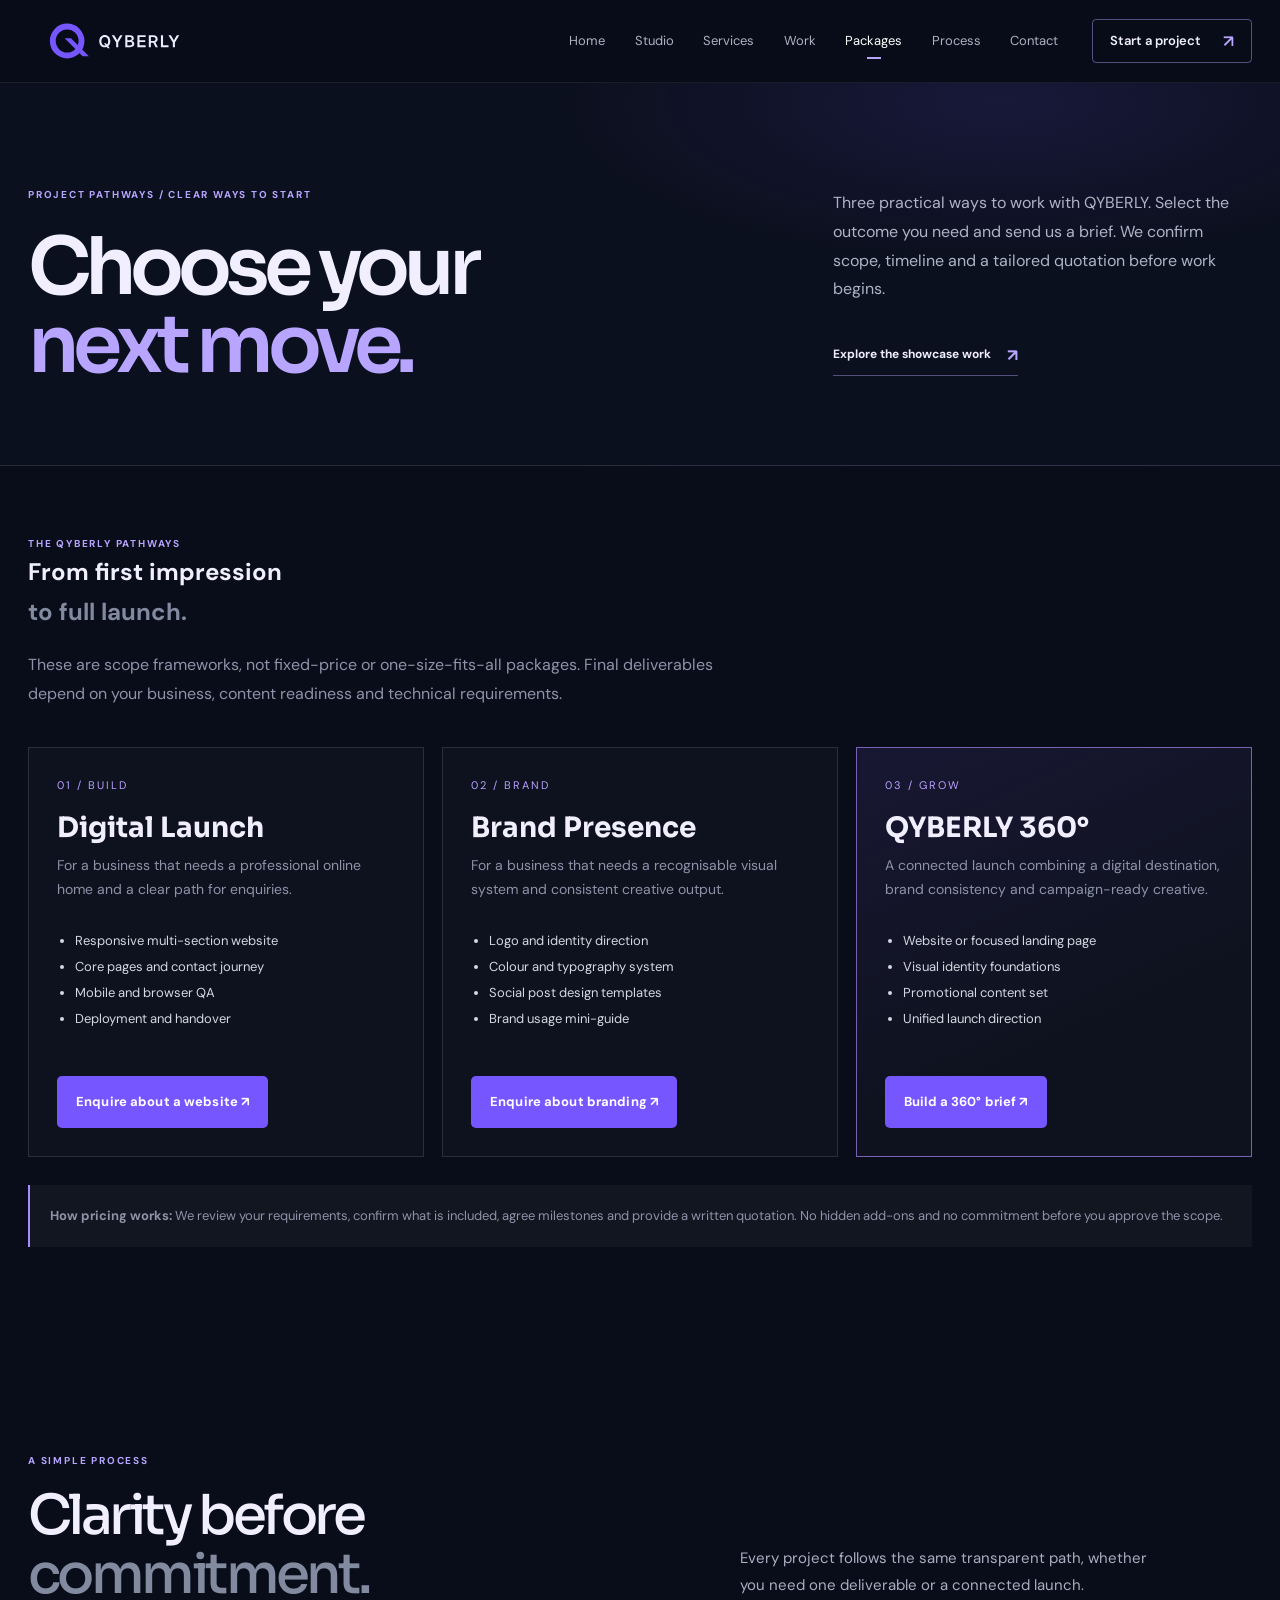
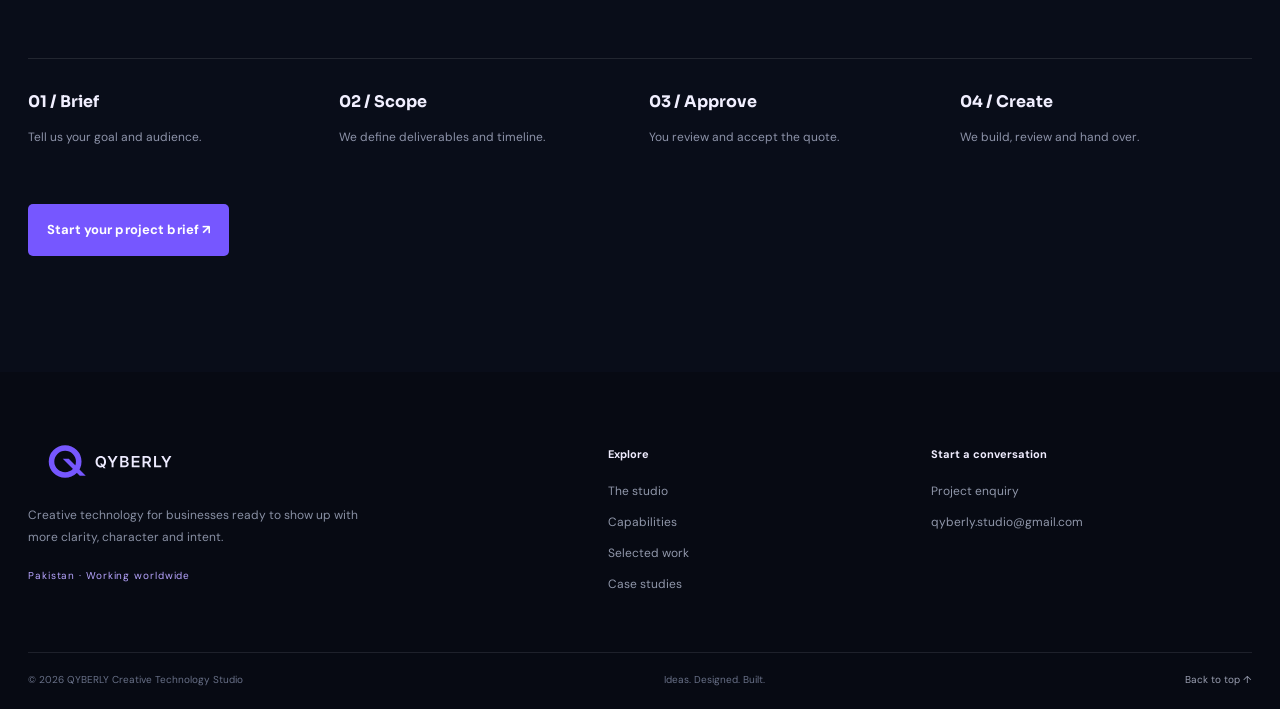
<file: packages.html>
<!doctype html>
<html lang="en"><head><meta charset="utf-8"><meta name="viewport" content="width=device-width,initial-scale=1"><meta name="theme-color" content="#090d19"><meta name="description" content="Explore QYBERLY project pathways: website launches, brand systems and creative campaigns."><title>Project pathways | QYBERLY Studio</title><link rel="icon" href="assets/brand/favicon.ico" sizes="any"><link rel="preconnect" href="https://fonts.googleapis.com"><link rel="preconnect" href="https://fonts.gstatic.com" crossorigin><link href="https://fonts.googleapis.com/css2?family=DM+Sans:wght@400;500;600;700&family=Sora:wght@400;500;600;700;800&display=swap" rel="stylesheet"><link rel="stylesheet" href="css/style.css"><style>
.pathways{padding:70px 0 90px}.pathway-intro{max-width:720px;margin-bottom:38px}.pathway-intro p{color:var(--muted,#a6adbd);line-height:1.8}.pathway-grid{display:grid;grid-template-columns:repeat(3,1fr);gap:18px}.pathway-card{border:1px solid rgba(255,255,255,.12);padding:28px;background:rgba(255,255,255,.025);display:flex;flex-direction:column;min-height:410px}.pathway-card.featured{border-color:rgba(174,142,255,.65);background:linear-gradient(155deg,rgba(117,83,205,.15),rgba(255,255,255,.025) 65%)}.pathway-label{font-size:11px;letter-spacing:2px;color:#b9a0ff}.pathway-card h2{font-family:Sora,sans-serif;font-size:28px;line-height:1.15;margin:18px 0 10px}.pathway-card p{color:var(--muted,#a6adbd);line-height:1.7;font-size:14px}.pathway-card ul{padding-left:18px;color:#d5d8e2;line-height:2;font-size:13px;margin:12px 0 25px}.pathway-card .button{margin-top:auto;align-self:flex-start}.pathway-note{margin-top:28px;padding:20px;border-left:2px solid #a98aff;background:rgba(255,255,255,.035);color:var(--muted,#a6adbd);font-size:13px;line-height:1.7}.process-strip{padding:30px 0;border-top:1px solid rgba(255,255,255,.1);display:grid;grid-template-columns:repeat(4,1fr);gap:18px}.process-strip b{display:block;font-family:Sora,sans-serif;margin-bottom:7px}.process-strip span{font-size:12px;color:var(--muted,#a6adbd)}@media(max-width:850px){.pathway-grid{grid-template-columns:1fr}.pathway-card{min-height:0}.process-strip{grid-template-columns:1fr 1fr}}@media(max-width:520px){.process-strip{grid-template-columns:1fr}}
</style><script src="js/main.js" defer></script></head><body data-page="packages"><a class="skip-link" href="#main">Skip to content</a><div class="reading-progress" aria-hidden="true"><span id="reading-progress-bar"></span></div>
<header class="site-header" id="top"><div class="nav-frame"><a class="brand-lockup" href="index.html" aria-label="QYBERLY home"><img src="assets/brand/qyberly-logo.svg" alt="QYBERLY Creative Technology Studio"></a><button class="nav-toggle" type="button" aria-expanded="false" aria-controls="primary-nav" aria-label="Open navigation"><span></span><span></span></button><nav class="primary-nav" id="primary-nav" aria-label="Primary navigation"><a href="index.html">Home</a><a href="about.html">Studio</a><a href="services.html">Services</a><a href="portfolio.html">Work</a><a href="packages.html" aria-current="page">Packages</a><a href="process.html">Process</a><a href="contact.html">Contact</a></nav><a class="nav-cta" href="contact.html">Start a project <span aria-hidden="true">↗</span></a></div></header>
<main id="main"><section class="page-hero"><div class="container page-hero-grid"><div data-reveal><span class="eyebrow">Project pathways / Clear ways to start</span><h1>Choose your<br><em>next move.</em></h1></div><div class="page-hero-aside" data-reveal data-delay="100"><p>Three practical ways to work with QYBERLY. Select the outcome you need and send us a brief. We confirm scope, timeline and a tailored quotation before work begins.</p><a class="underlink" href="case-studies.html">Explore the showcase work <span>↗</span></a></div></div></section>
<section class="section pathways"><div class="container"><div class="pathway-intro"><span class="eyebrow">The QYBERLY pathways</span><h2>From first impression<br><span class="text-muted">to full launch.</span></h2><p>These are scope frameworks, not fixed-price or one-size-fits-all packages. Final deliverables depend on your business, content readiness and technical requirements.</p></div>
<div class="pathway-grid">
<article class="pathway-card" data-reveal><span class="pathway-label">01 / BUILD</span><h2>Digital Launch</h2><p>For a business that needs a professional online home and a clear path for enquiries.</p><ul><li>Responsive multi-section website</li><li>Core pages and contact journey</li><li>Mobile and browser QA</li><li>Deployment and handover</li></ul><a class="button button-primary" href="contact.html?package=digital-launch">Enquire about a website ↗</a></article>
<article class="pathway-card" data-reveal data-delay="90"><span class="pathway-label">02 / BRAND</span><h2>Brand Presence</h2><p>For a business that needs a recognisable visual system and consistent creative output.</p><ul><li>Logo and identity direction</li><li>Colour and typography system</li><li>Social post design templates</li><li>Brand usage mini-guide</li></ul><a class="button button-primary" href="contact.html?package=brand-presence">Enquire about branding ↗</a></article>
<article class="pathway-card featured" data-reveal data-delay="180"><span class="pathway-label">03 / GROW</span><h2>QYBERLY 360°</h2><p>A connected launch combining a digital destination, brand consistency and campaign-ready creative.</p><ul><li>Website or focused landing page</li><li>Visual identity foundations</li><li>Promotional content set</li><li>Unified launch direction</li></ul><a class="button button-primary" href="contact.html?package=qyberly-360">Build a 360° brief ↗</a></article>
</div><div class="pathway-note"><b>How pricing works:</b> We review your requirements, confirm what is included, agree milestones and provide a written quotation. No hidden add-ons and no commitment before you approve the scope.</div></div></section>
<section class="section"><div class="container"><div class="section-heading"><div><span class="eyebrow">A simple process</span><h2>Clarity before<br><span class="text-muted">commitment.</span></h2></div><p>Every project follows the same transparent path, whether you need one deliverable or a connected launch.</p></div><div class="process-strip"><div><b>01 / Brief</b><span>Tell us your goal and audience.</span></div><div><b>02 / Scope</b><span>We define deliverables and timeline.</span></div><div><b>03 / Approve</b><span>You review and accept the quote.</span></div><div><b>04 / Create</b><span>We build, review and hand over.</span></div></div><div style="margin-top:25px"><a class="button button-primary" href="contact.html">Start your project brief ↗</a></div></div></section></main>
<footer class="site-footer"><div class="container footer-main"><div class="footer-intro"><a href="index.html" class="footer-logo"><img src="assets/brand/qyberly-logo.svg" alt="QYBERLY"></a><p>Creative technology for businesses ready to show up with more clarity, character and intent.</p><span class="footer-location">Pakistan · Working worldwide</span></div><div class="footer-column"><h3>Explore</h3><a href="about.html">The studio</a><a href="services.html">Capabilities</a><a href="portfolio.html">Selected work</a><a href="case-studies.html">Case studies</a></div><div class="footer-column"><h3>Start a conversation</h3><a href="contact.html">Project enquiry</a><a href="mailto:qyberly.studio@gmail.com">qyberly.studio@gmail.com</a></div></div><div class="container footer-bottom"><span>© <span data-year></span> QYBERLY Creative Technology Studio</span><span>Ideas. Designed. Built.</span><a href="#top">Back to top ↑</a></div></footer></body></html>
</file>
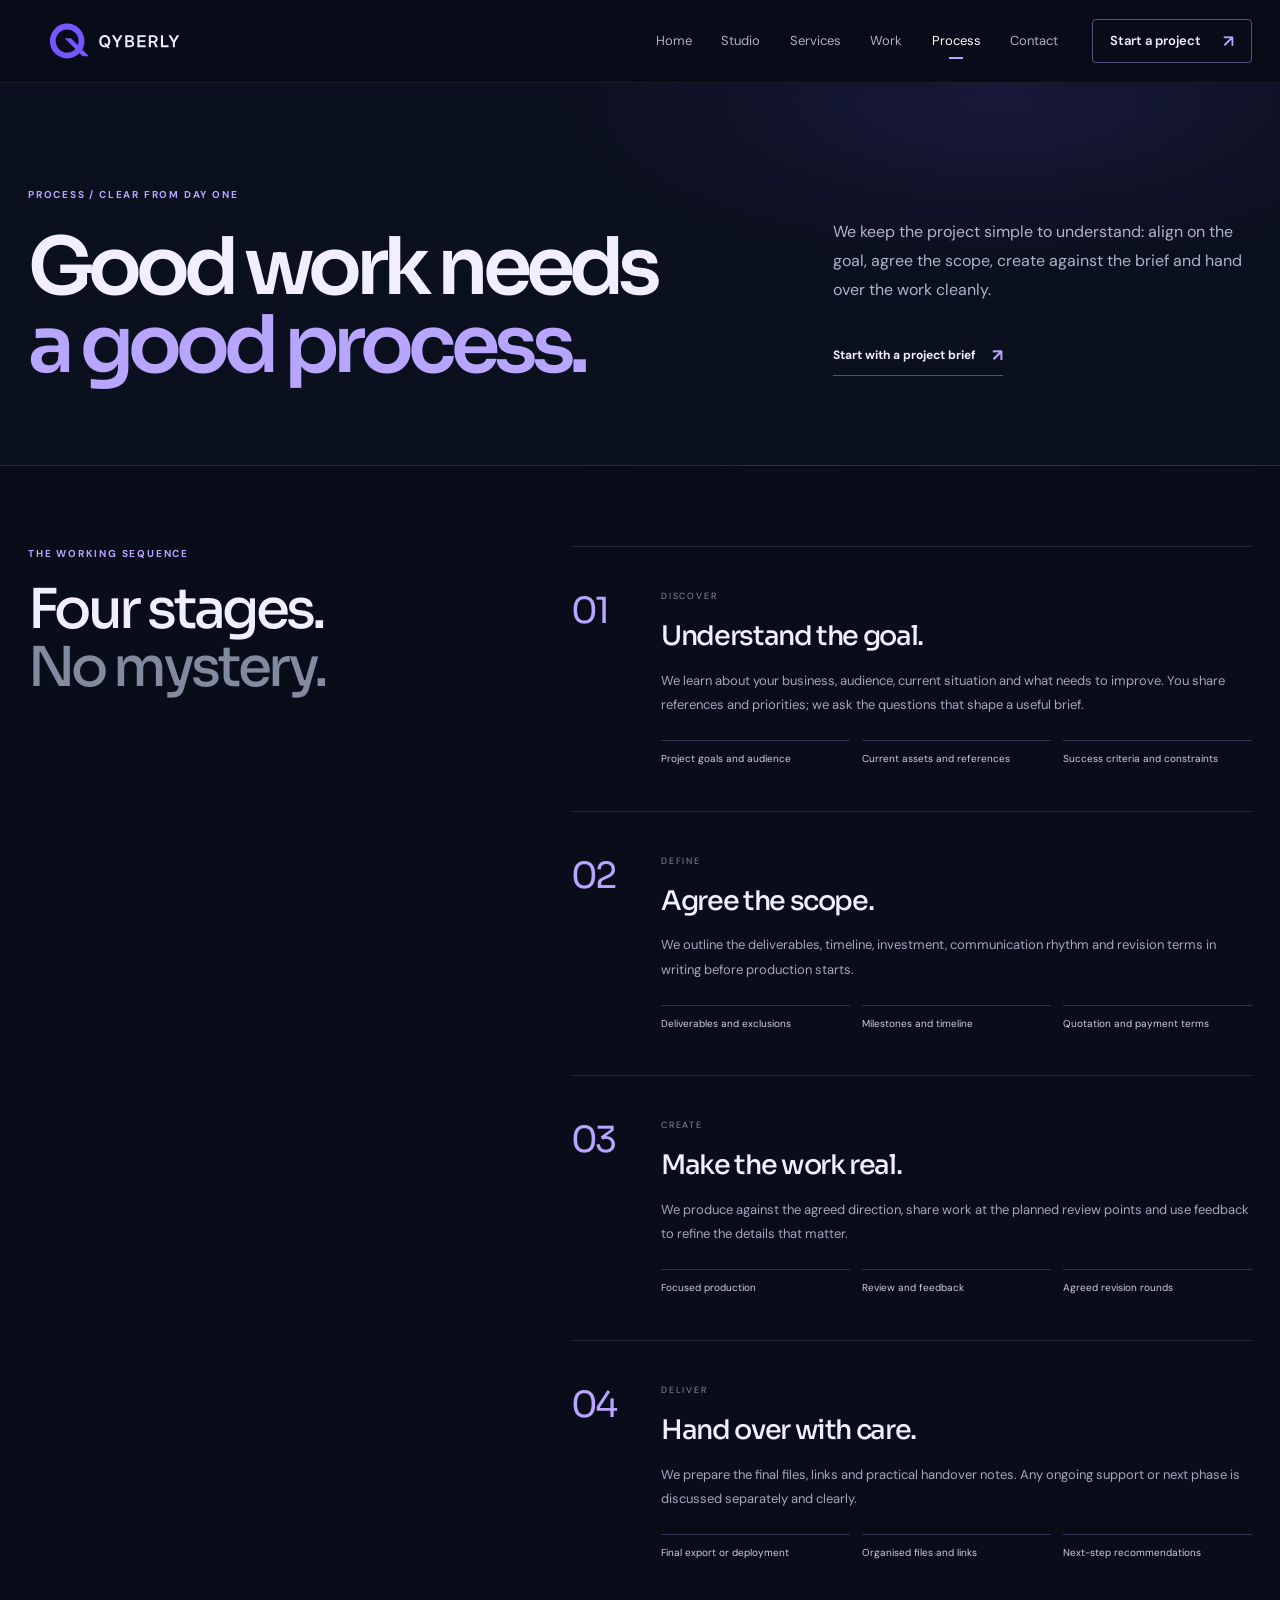
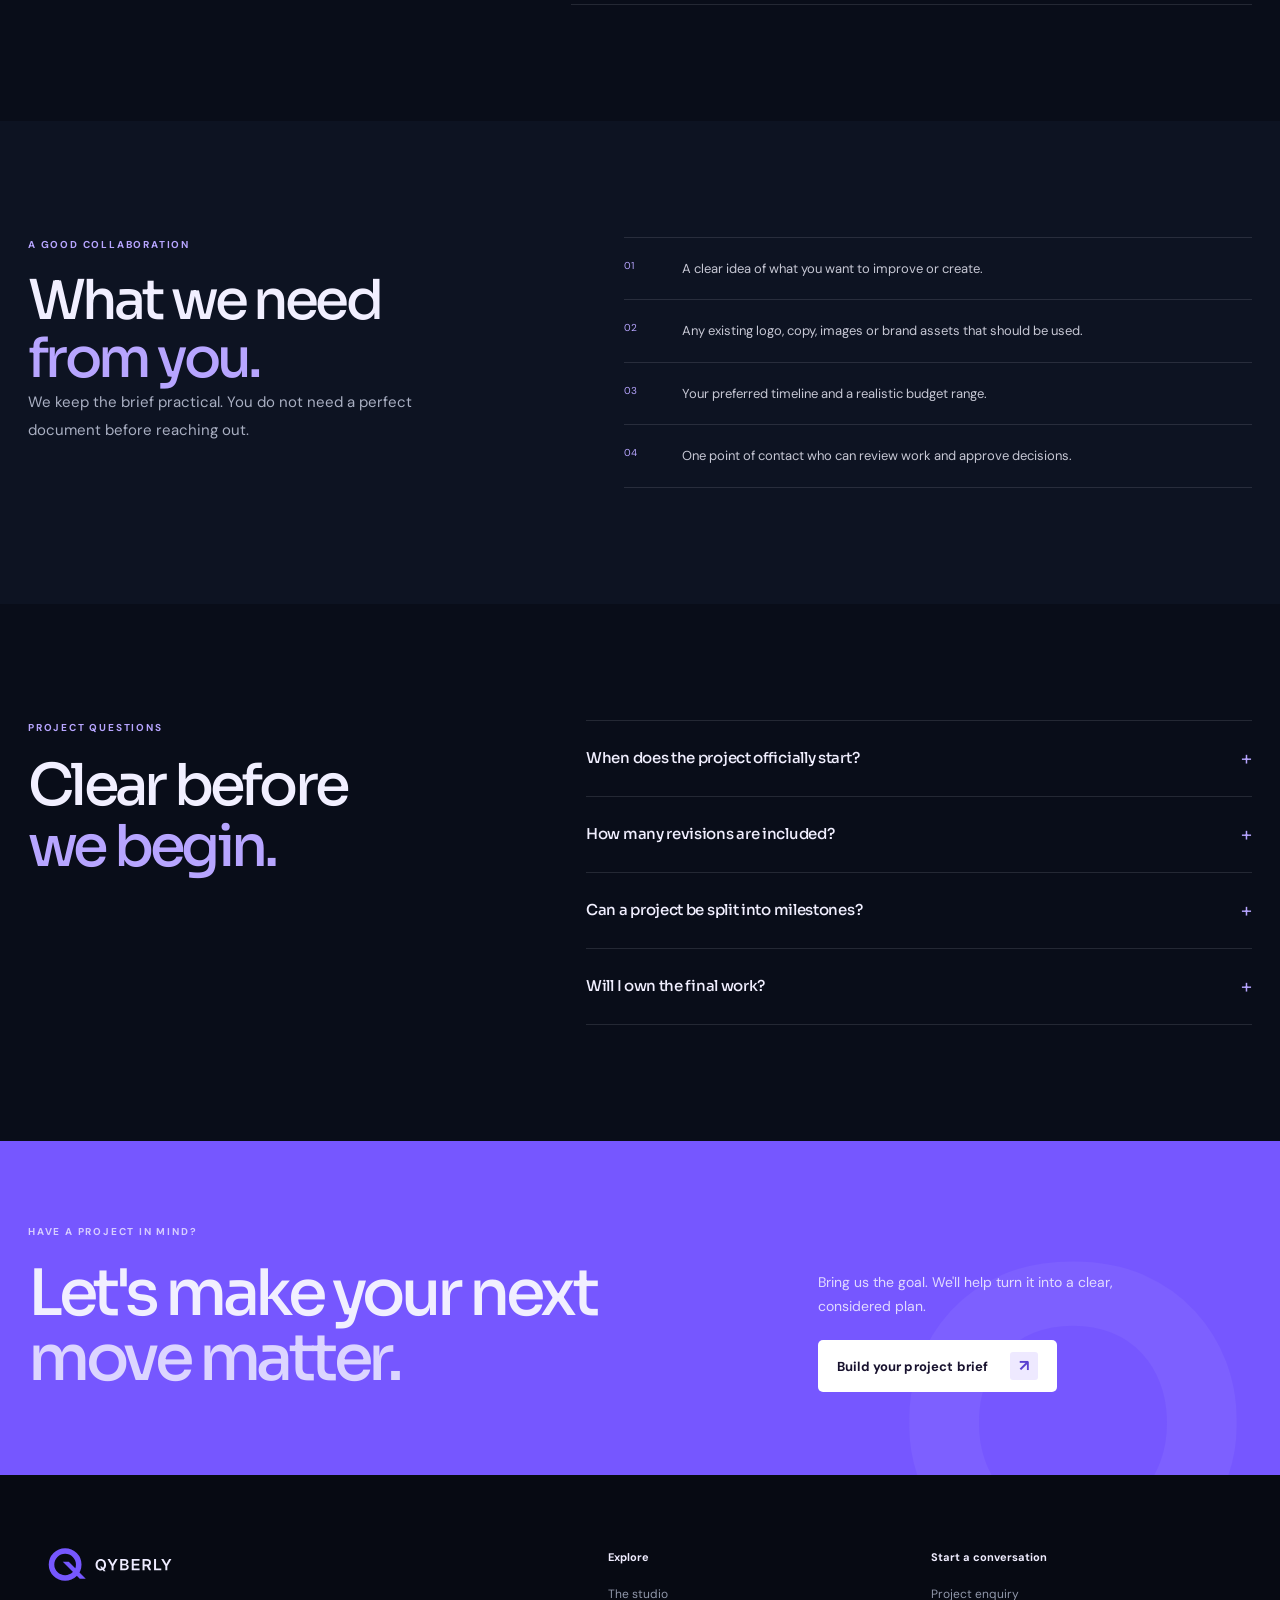
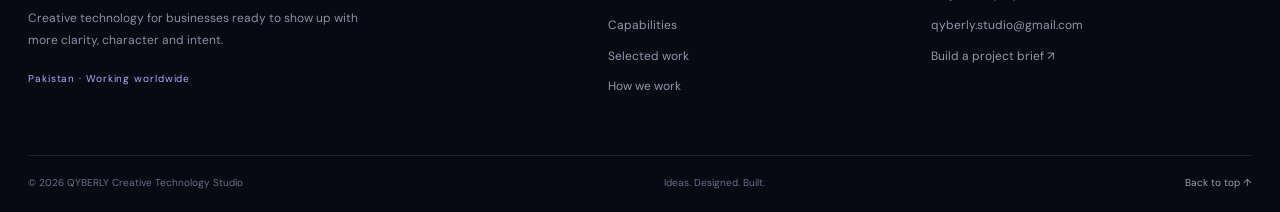
<file: process.html>
<!doctype html>
<html lang="en">
<head>
  <meta charset="utf-8">
  <meta name="viewport" content="width=device-width, initial-scale=1">
  <meta name="theme-color" content="#090d19">
  <meta name="description" content="A clear, collaborative process for QYBERLY projects, from discovery and scope to production and handover.">
  <meta property="og:type" content="website">
  <meta property="og:title" content="How we work | QYBERLY">
  <meta property="og:description" content="A clear, collaborative process for QYBERLY projects, from discovery and scope to production and handover.">
  <meta property="og:image" content="assets/brand/qyberly-logo-transparent.png">
  <title>How we work | QYBERLY</title>
  <link rel="icon" href="assets/brand/favicon.ico" sizes="any">
  <link rel="icon" type="image/png" href="assets/brand/favicon-32.png">
  <link rel="preconnect" href="https://fonts.googleapis.com">
  <link rel="preconnect" href="https://fonts.gstatic.com" crossorigin>
  <link href="https://fonts.googleapis.com/css2?family=DM+Sans:wght@400;500;600;700&family=Sora:wght@400;500;600;700;800&display=swap" rel="stylesheet">
  <link rel="stylesheet" href="css/style.css">
  
  <script src="js/main.js" defer></script>
</head>
<body data-page="process">
<a class="skip-link" href="#main">Skip to content</a>
<div class="reading-progress" aria-hidden="true"><span id="reading-progress-bar"></span></div>
<header class="site-header" id="top">
  <div class="nav-frame">
    <a class="brand-lockup" href="index.html" aria-label="QYBERLY home"><img src="assets/brand/qyberly-logo.svg" alt="QYBERLY Creative Technology Studio"></a>
    <button class="nav-toggle" type="button" aria-expanded="false" aria-controls="primary-nav" aria-label="Open navigation"><span></span><span></span></button>
    <nav class="primary-nav" id="primary-nav" aria-label="Primary navigation"><a href="index.html">Home</a><a href="about.html">Studio</a><a href="services.html">Services</a><a href="portfolio.html">Work</a><a href="process.html" aria-current="page">Process</a><a href="contact.html">Contact</a></nav>
    <a class="nav-cta" href="contact.html">Start a project <span aria-hidden="true">↗</span></a>
  </div>
</header>
<main id="main">
<section class="page-hero"><div class="container page-hero-grid"><div data-reveal><span class="eyebrow">Process / Clear from day one</span><h1>Good work needs<br><em>a good process.</em></h1></div><div class="page-hero-aside" data-reveal data-delay="100"><p>We keep the project simple to understand: align on the goal, agree the scope, create against the brief and hand over the work cleanly.</p><a class="underlink" href="contact.html">Start with a project brief <span>↗</span></a></div></div></section>
<section class="section process-section"><div class="container process-intro"><div data-reveal><span class="eyebrow">The working sequence</span><h2>Four stages.<br><span class="text-muted">No mystery.</span></h2></div><div class="process-track" data-reveal data-delay="100"><article class="process-step"><span class="process-step-number">01</span><div><span class="process-step-label">DISCOVER</span><h3>Understand the goal.</h3><p>We learn about your business, audience, current situation and what needs to improve. You share references and priorities; we ask the questions that shape a useful brief.</p><ul><li>Project goals and audience</li><li>Current assets and references</li><li>Success criteria and constraints</li></ul></div></article><article class="process-step"><span class="process-step-number">02</span><div><span class="process-step-label">DEFINE</span><h3>Agree the scope.</h3><p>We outline the deliverables, timeline, investment, communication rhythm and revision terms in writing before production starts.</p><ul><li>Deliverables and exclusions</li><li>Milestones and timeline</li><li>Quotation and payment terms</li></ul></div></article><article class="process-step"><span class="process-step-number">03</span><div><span class="process-step-label">CREATE</span><h3>Make the work real.</h3><p>We produce against the agreed direction, share work at the planned review points and use feedback to refine the details that matter.</p><ul><li>Focused production</li><li>Review and feedback</li><li>Agreed revision rounds</li></ul></div></article><article class="process-step"><span class="process-step-number">04</span><div><span class="process-step-label">DELIVER</span><h3>Hand over with care.</h3><p>We prepare the final files, links and practical handover notes. Any ongoing support or next phase is discussed separately and clearly.</p><ul><li>Final export or deployment</li><li>Organised files and links</li><li>Next-step recommendations</li></ul></div></article></div></div></section>
<section class="section collaboration-section"><div class="container collaboration-grid"><div data-reveal><span class="eyebrow">A good collaboration</span><h2>What we need<br><em>from you.</em></h2><p>We keep the brief practical. You do not need a perfect document before reaching out.</p></div><div class="collaboration-list" data-reveal data-delay="100"><div><span>01</span><p>A clear idea of what you want to improve or create.</p></div><div><span>02</span><p>Any existing logo, copy, images or brand assets that should be used.</p></div><div><span>03</span><p>Your preferred timeline and a realistic budget range.</p></div><div><span>04</span><p>One point of contact who can review work and approve decisions.</p></div></div></div></section>
<section class="section faq-section"><div class="container faq-layout"><div data-reveal><span class="eyebrow">Project questions</span><h2>Clear before<br><em>we begin.</em></h2></div><div class="faq-list" data-reveal data-delay="100"><div class="faq-item"><button class="faq-trigger" aria-expanded="false"><span>When does the project officially start?</span><b>+</b></button><div class="faq-answer" hidden><p>After the written scope, timeline and payment terms are approved, and the agreed initial payment is received.</p></div></div><div class="faq-item"><button class="faq-trigger" aria-expanded="false"><span>How many revisions are included?</span><b>+</b></button><div class="faq-answer" hidden><p>The number of revision rounds is stated in the quotation. Larger changes outside the approved direction may require a revised scope.</p></div></div><div class="faq-item"><button class="faq-trigger" aria-expanded="false"><span>Can a project be split into milestones?</span><b>+</b></button><div class="faq-answer" hidden><p>Yes. For suitable projects, deliverables and payments can be divided into milestones agreed before work starts.</p></div></div><div class="faq-item"><button class="faq-trigger" aria-expanded="false"><span>Will I own the final work?</span><b>+</b></button><div class="faq-answer" hidden><p>Ownership and usage rights for final approved deliverables will be set out in the project agreement. Third-party fonts, stock assets and tools remain subject to their own licences.</p></div></div></div></div></section>
</main>
<section class="closing-band">
  <div class="container closing-inner" data-reveal>
    <div><span class="eyebrow">Have a project in mind?</span><h2>Let's make your next<br><em>move matter.</em></h2></div>
    <div class="closing-action"><p>Bring us the goal. We'll help turn it into a clear, considered plan.</p><a class="button button-light" href="contact.html">Build your project brief <span class="button-arrow">↗</span></a></div>
  </div>
</section>
<footer class="site-footer">
  <div class="container footer-main">
    <div class="footer-intro"><a href="index.html" class="footer-logo"><img src="assets/brand/qyberly-logo.svg" alt="QYBERLY"></a><p>Creative technology for businesses ready to show up with more clarity, character and intent.</p><span class="footer-location">Pakistan · Working worldwide</span></div>
    <div class="footer-column"><h3>Explore</h3><a href="about.html">The studio</a><a href="services.html">Capabilities</a><a href="portfolio.html">Selected work</a><a href="process.html">How we work</a></div>
    <div class="footer-column"><h3>Start a conversation</h3><a href="contact.html">Project enquiry</a><a href="mailto:qyberly.studio@gmail.com">qyberly.studio@gmail.com</a><a href="contact.html#project-brief">Build a project brief ↗</a></div>
  </div>
  <div class="container footer-bottom"><span>© <span data-year></span> QYBERLY Creative Technology Studio</span><span>Ideas. Designed. Built.</span><a href="#top">Back to top ↑</a></div>
</footer>

<dialog class="command-palette" id="command-palette" aria-label="Quick navigation">
  <div class="command-palette-head"><span>QYBERLY / QUICK NAVIGATION</span><kbd>ESC</kbd></div>
  <label class="command-search"><span>⌕</span><input id="command-search-input" type="search" placeholder="Search pages and actions..." autocomplete="off"></label>
  <div class="command-results" id="command-results">
    <a href="index.html"><small>PAGE / 01</small><b>Home</b><span>↗</span></a>
    <a href="about.html"><small>PAGE / 02</small><b>Studio</b><span>↗</span></a>
    <a href="services.html"><small>PAGE / 03</small><b>Services</b><span>↗</span></a>
    <a href="portfolio.html"><small>PAGE / 04</small><b>Selected work</b><span>↗</span></a>
    <a href="process.html"><small>PAGE / 05</small><b>Process</b><span>↗</span></a>
    <a href="contact.html"><small>ACTION / START</small><b>Build a project brief</b><span>↗</span></a>
  </div>
  <div class="command-palette-foot"><span>TIP</span> Press <kbd>Ctrl</kbd> + <kbd>K</kbd> from anywhere to open this menu.</div>
</dialog>

<button class="back-top" type="button" aria-label="Back to top">↑</button>
</body>
</html>
</file>
<file: css/style.css>
/* QYBERLY / Studio website v3.0. Plain CSS, no build step. */
:root{
  color-scheme:dark;
  --bg:#090d19;--bg-soft:#0d1221;--panel:#11182a;--panel-2:#151d31;--panel-3:#1a2238;
  --text:#f1efff;--text-soft:#c4c4d4;--muted:#8d93a9;--line:rgba(237,235,255,.12);
  --violet:#7657ff;--violet-light:#b7a5ff;--violet-deep:#5c40e8;--white:#fff;
  --font-display:'Sora',system-ui,sans-serif;--font-body:'DM Sans',system-ui,sans-serif;
  --ease:cubic-bezier(.22,.68,0,1);--ease-out:cubic-bezier(.2,.75,.25,1);--radius:18px;
  --container: min(1240px, calc(100% - 56px));
}
*{box-sizing:border-box}html{scroll-behavior:smooth;scroll-padding-top:110px}body{margin:0;background:var(--bg);color:var(--text);font-family:var(--font-body);font-size:16px;line-height:1.65;-webkit-font-smoothing:antialiased}body.nav-open{overflow:hidden}a{color:inherit;text-decoration:none}button,input,textarea,select{font:inherit}button{color:inherit}img{display:block;max-width:100%}::selection{background:rgba(118,87,255,.35);color:#fff}.container{width:var(--container);margin-inline:auto}.skip-link{position:fixed;left:18px;top:-60px;z-index:999;background:#fff;color:#111;padding:12px 16px;border-radius:6px}.skip-link:focus{top:18px}.reading-progress{position:fixed;top:0;left:0;width:100%;height:2px;z-index:200;background:transparent}.reading-progress span{display:block;width:0;height:100%;background:var(--violet-light);transform-origin:left}
.site-header{position:sticky;top:0;z-index:100;background:rgba(9,13,25,.88);backdrop-filter:blur(18px);border-bottom:1px solid rgba(237,235,255,.075)}.nav-frame{width:var(--container);height:82px;margin:auto;display:flex;align-items:center;justify-content:space-between;gap:34px}.brand-lockup{width:174px;flex:none;display:flex;align-items:center}.brand-lockup img{width:100%;height:auto}.primary-nav{display:flex;align-items:center;gap:clamp(18px,2.3vw,32px);margin-left:auto}.primary-nav a{font-size:13px;color:#aeb2c4;transition:color .35s var(--ease)}.primary-nav a:hover,.primary-nav a[aria-current=page]{color:#fff}.primary-nav a[aria-current=page]:after{content:'';display:block;height:2px;width:14px;margin:5px auto -7px;background:var(--violet-light)}.nav-cta{height:44px;padding:0 17px;display:inline-flex;align-items:center;gap:22px;border:1px solid rgba(183,165,255,.45);border-radius:4px;font-size:13px;font-weight:600;white-space:nowrap;transition:background .35s var(--ease),border-color .35s var(--ease),transform .35s var(--ease)}.nav-cta span{color:var(--violet-light);font-size:17px}.nav-cta:hover{background:rgba(118,87,255,.12);border-color:var(--violet-light);transform:translateY(-2px)}.nav-toggle{display:none}
.home-hero{position:relative;overflow:hidden;border-bottom:1px solid var(--line);background:radial-gradient(ellipse at 81% 39%,rgba(86,62,201,.16),transparent 34%),linear-gradient(120deg,#090d19 0%,#0a0f1d 55%,#0d1020 100%)}.hero-layout{min-height:690px;padding-top:84px;padding-bottom:92px;display:grid;grid-template-columns:1.05fr .95fr;gap:7%;align-items:center}.hero-copy{position:relative;z-index:2;padding-bottom:16px}.hero-kicker,.eyebrow{display:flex;align-items:center;gap:10px;color:var(--violet-light);font-size:10px;text-transform:uppercase;letter-spacing:.18em;font-weight:700}.status-dot{width:7px;height:7px;border-radius:50%;background:#a997ff;box-shadow:0 0 0 5px rgba(118,87,255,.13)}.kicker-line{width:28px;height:1px;background:rgba(183,165,255,.48)}h1,h2,h3,p{margin-top:0}.hero-copy h1,.page-hero h1{font-family:var(--font-display);font-weight:600;letter-spacing:-.075em;line-height:.99;font-size:clamp(3.6rem,6.6vw,6.65rem);margin:30px 0 26px;max-width:800px}.type-accent,.page-hero h1 em,.difference-title h2 em,.faq-layout h2 em,.contact-aside h2 em,.service-panel-copy h2 em,.process-intro h2 em,.collaboration-grid h2 em{font-style:normal;color:var(--violet-light)}.hero-lead{max-width:590px;color:#b8bdcf;font-size:17px;line-height:1.75;margin-bottom:34px}.hero-actions{display:flex;gap:14px;align-items:center;flex-wrap:wrap}.button{min-height:52px;padding:0 18px;display:inline-flex;align-items:center;justify-content:center;gap:22px;border:1px solid transparent;border-radius:5px;font-weight:700;font-size:13px;letter-spacing:.01em;transition:transform .4s var(--ease),background .4s var(--ease),border-color .4s var(--ease),color .4s var(--ease);cursor:pointer}.button:hover{transform:translateY(-3px)}.button:active{transform:translateY(-1px) scale(.99)}.button-primary{background:var(--violet);color:white}.button-primary:hover{background:#886eff}.button-arrow{width:28px;height:28px;border-radius:3px;background:rgba(12,9,31,.22);display:inline-flex;align-items:center;justify-content:center;font-size:16px}.button-quiet{background:transparent;border-color:var(--line);color:#d9d8e8}.button-quiet:hover,.button-outline:hover{border-color:var(--violet-light);background:rgba(118,87,255,.09)}.hero-proof{display:flex;gap:22px;flex-wrap:wrap;margin-top:48px;padding-top:18px;border-top:1px solid var(--line);max-width:610px}.hero-proof span{font-size:10px;text-transform:uppercase;letter-spacing:.11em;color:#7f869d}.hero-art{position:relative;min-width:0;padding:10px 24px 44px 0}.hero-image-frame{height:515px;position:relative;overflow:hidden;background:#151c2d;border:1px solid rgba(183,165,255,.23);border-radius:3px}.hero-image-frame img{width:100%;height:100%;object-fit:cover;filter:saturate(.72) brightness(.72);transition:transform 1.2s var(--ease)}.hero-image-frame:hover img{transform:scale(1.035)}.image-shade{position:absolute;inset:0;background:linear-gradient(180deg,rgba(5,8,17,.12),rgba(5,8,17,.08) 40%,rgba(5,8,17,.83))}.hero-image-top,.hero-image-bottom{position:absolute;left:26px;right:26px;display:flex;justify-content:space-between;align-items:flex-start}.hero-image-top{top:23px;color:#f1efff;font-size:9px;letter-spacing:.17em}.hero-image-bottom{bottom:25px;align-items:flex-end;color:#c7c5d9;font-size:10px;letter-spacing:.12em;line-height:1.8}.hero-image-bottom strong{font-family:var(--font-display);display:block;font-size:20px;letter-spacing:-.04em;color:#fff;font-weight:500}.hero-orbit{width:64px;height:64px;border:1px solid rgba(183,165,255,.65);border-radius:50%;display:grid;place-items:center;color:var(--violet-light);font-family:var(--font-display);font-size:35px;line-height:1}.hero-side-note{position:absolute;right:0;top:5%;writing-mode:vertical-rl;display:flex;gap:12px;align-items:center;color:#858ca2;font-size:9px;letter-spacing:.16em;text-transform:uppercase}.vertical-rule{height:38px;width:1px;background:var(--violet)}.hero-floating-note{position:absolute;bottom:0;left:-52px;background:#12192a;border:1px solid rgba(183,165,255,.25);padding:17px 21px;min-width:235px;box-shadow:0 18px 44px rgba(0,0,0,.24)}.note-label{display:block;color:var(--violet-light);font-size:8px;letter-spacing:.16em;margin-bottom:8px}.hero-floating-note strong{font-family:var(--font-display);font-size:14px;line-height:1.45;font-weight:500}.note-mark{position:absolute;right:18px;bottom:18px;color:var(--violet-light)}.hero-bottom-rule{border-top:1px solid var(--line)}.hero-bottom-rule .container{height:47px;display:flex;align-items:center;justify-content:space-between;color:#737a91;font-size:9px;letter-spacing:.18em}.discipline-strip{border-bottom:1px solid var(--line);background:#0b101e}.discipline-content{min-height:76px;display:flex;align-items:center;justify-content:space-between;gap:20px}.discipline-content>span{color:#8e94a9;font-size:12px}.discipline-content>div{display:flex;align-items:center;gap:23px;flex-wrap:wrap}.discipline-content b{font-weight:500;font-size:11px;color:#d4d2e3}.discipline-content i{width:4px;height:4px;background:var(--violet-light);border-radius:50%}
.section{padding:116px 0}.section-tight{padding:88px 0}.section-intro{background:linear-gradient(180deg,#0b101e,#0d1322)}.intro-grid,.section-heading,.difference-grid,.fit-panel,.about-story-grid,.capability-grid,.faq-layout,.collaboration-grid{display:grid;grid-template-columns:1.08fr .92fr;gap:9%;align-items:start}.intro-grid h2,.section-heading h2,.difference-title h2,.fit-panel h2,.about-story-grid h2,.capability-grid h2,.faq-layout h2,.collaboration-grid h2,.contact-aside h2,.service-selector-intro h2,.process-intro h2{font-family:var(--font-display);font-size:clamp(2.5rem,4.3vw,4.25rem);line-height:1.07;letter-spacing:-.065em;font-weight:500;margin:18px 0 0}.text-muted{color:#828aa0}.intro-copy{padding-top:31px}.intro-copy p,.section-heading>p,.fit-panel>div:last-child>p,.about-prose p,.capability-grid>div>p,.collaboration-grid>div>p{color:#a9afc2;line-height:1.85;font-size:15px}.underlink{display:inline-flex;align-items:center;gap:16px;margin-top:13px;padding-bottom:6px;border-bottom:1px solid rgba(183,165,255,.42);font-size:12px;font-weight:700;color:#f0edff;transition:gap .35s var(--ease),color .35s var(--ease)}.underlink span{color:var(--violet-light);font-size:17px}.underlink:hover{gap:23px;color:var(--violet-light)}.section-services{background:#0b101e}.section-heading{align-items:end;margin-bottom:53px}.section-heading>p{max-width:410px;margin-bottom:5px}.service-list-home{border-top:1px solid var(--line)}.service-line{display:grid;grid-template-columns:70px 1.1fr 1fr 40px;gap:20px;align-items:center;padding:29px 0;border-bottom:1px solid var(--line);transition:padding .4s var(--ease),background .4s var(--ease)}.service-line:hover{padding-left:14px;padding-right:14px;background:rgba(118,87,255,.045)}.service-index{color:var(--violet-light);font-size:11px;letter-spacing:.13em}.service-name h3{font-family:var(--font-display);font-size:22px;letter-spacing:-.04em;font-weight:500;margin:0 0 4px}.service-name p,.service-description{font-size:12px;color:#858ca3;margin:0}.service-description{max-width:260px}.service-arrow{justify-self:end;font-size:22px;color:var(--violet-light);transition:transform .4s var(--ease)}.service-line:hover .service-arrow{transform:translate(4px,-4px)}.section-end-link{margin-top:29px}.section-work{background:#080c17}.home-work-grid{display:grid;grid-template-columns:1.2fr .8fr;gap:42px 26px}.home-work-card{display:block;min-width:0}.home-work-large{grid-row:span 2}.home-work-image{height:270px;position:relative;overflow:hidden;background:#141a2b;border:1px solid var(--line)}.home-work-large .home-work-image{height:590px}.home-work-image:after{content:'';position:absolute;inset:0;background:linear-gradient(180deg,rgba(6,8,18,.08),rgba(6,8,18,.13) 44%,rgba(6,8,18,.72));pointer-events:none}.home-work-image img{width:100%;height:100%;object-fit:cover;filter:saturate(.72) brightness(.78);transition:transform 1.1s var(--ease),filter .8s var(--ease)}.home-work-card:hover img{transform:scale(1.045);filter:saturate(.9) brightness(.82)}.image-index{position:absolute;z-index:2;top:18px;left:20px;color:#fff;font-size:9px;letter-spacing:.15em}.image-hover-arrow{position:absolute;z-index:2;right:20px;top:14px;width:38px;height:38px;border:1px solid rgba(255,255,255,.55);border-radius:50%;display:grid;place-items:center;transition:background .35s var(--ease),transform .35s var(--ease)}.home-work-card:hover .image-hover-arrow{background:var(--violet);border-color:var(--violet);transform:rotate(45deg)}.home-work-meta{padding:17px 0 0;display:flex;justify-content:space-between;gap:18px;align-items:flex-start}.home-work-meta>div>span,.work-type{font-size:9px;text-transform:uppercase;letter-spacing:.13em;color:#8d94a9}.home-work-meta h3{font-family:var(--font-display);font-size:19px;letter-spacing:-.04em;font-weight:500;margin:7px 0 0}.work-type{white-space:nowrap;padding-top:5px;color:var(--violet-light)}.concept-note,.portfolio-disclaimer,.image-credit{font-size:10px;color:#747c93;line-height:1.65}.concept-note{margin:32px 0 0}.image-credit{margin:13px 0 0}.section-difference{background:#0d1322}.difference-title h2{font-size:clamp(2.9rem,5vw,5rem)}.difference-content{padding-top:22px}.difference-lead{font-family:var(--font-display);font-size:21px;line-height:1.5;letter-spacing:-.035em;color:#e5e3f2;margin:0 0 35px}.difference-points{border-top:1px solid var(--line);margin-bottom:24px}.difference-points>div{display:grid;grid-template-columns:42px 1fr;gap:16px;padding:19px 0;border-bottom:1px solid var(--line)}.difference-points>div>span{font-size:10px;color:var(--violet-light);padding-top:5px}.difference-points h3{font-size:14px;font-weight:600;margin:0 0 5px}.difference-points p{font-size:12px;color:#9299ad;line-height:1.7;margin:0}.section-fit{padding-top:90px;padding-bottom:120px}.fit-panel{padding:53px 58px;border:1px solid rgba(183,165,255,.25);background:linear-gradient(120deg,rgba(118,87,255,.1),rgba(17,24,42,.8) 52%,rgba(118,87,255,.04));align-items:center}.fit-panel h2{font-size:clamp(2.4rem,4vw,3.8rem)}.fit-panel>div:last-child{max-width:410px}.fit-panel>div:last-child>p{margin-bottom:20px}
.closing-band{padding:83px 0;background:#7657ff;position:relative;overflow:hidden}.closing-band:after{content:'Q';position:absolute;right:2%;bottom:-170px;font-family:var(--font-display);font-size:420px;font-weight:700;color:rgba(255,255,255,.05);line-height:1;pointer-events:none}.closing-inner{display:grid;grid-template-columns:1fr .65fr;gap:10%;align-items:end;position:relative;z-index:1}.closing-band .eyebrow{color:rgba(255,255,255,.7)}.closing-band h2{font-family:var(--font-display);font-size:clamp(2.7rem,5vw,5rem);line-height:1.03;letter-spacing:-.07em;font-weight:500;margin:20px 0 0}.closing-band h2 em{font-style:normal;color:#dcd5ff}.closing-action p{color:rgba(255,255,255,.78);max-width:330px;font-size:14px;line-height:1.7;margin-bottom:22px}.button-light{background:#fff;color:#18122e}.button-light .button-arrow{background:#eee9ff;color:#5a40d0}.button-light:hover{background:#ece8ff}.site-footer{background:#070a13;padding:68px 0 20px}.footer-main{display:grid;grid-template-columns:1.5fr .7fr 1fr;gap:8%;padding-bottom:58px}.footer-logo{display:block;width:165px}.footer-logo img{width:100%}.footer-intro p{max-width:330px;color:#8990a4;font-size:12px;line-height:1.8;margin:22px 0 13px}.footer-location{font-size:10px;color:var(--violet-light);letter-spacing:.09em}.footer-column{display:flex;flex-direction:column;gap:11px}.footer-column h3{font-size:11px;color:#f0edff;margin:5px 0 8px;font-weight:700}.footer-column a{font-size:12px;color:#9097aa;transition:color .3s}.footer-column a:hover{color:#c2b5ff}.footer-bottom{border-top:1px solid rgba(237,235,255,.1);padding-top:19px;display:flex;justify-content:space-between;gap:16px;color:#687087;font-size:10px}.footer-bottom p{margin:0}.footer-bottom a{color:#9a9fb1}.back-top{position:fixed;right:22px;bottom:22px;width:42px;height:42px;border:1px solid rgba(183,165,255,.35);background:rgba(17,24,42,.92);color:#fff;border-radius:50%;font-size:18px;z-index:60;opacity:0;pointer-events:none;transform:translateY(10px);transition:all .35s var(--ease);cursor:pointer}.back-top.is-visible{opacity:1;pointer-events:auto;transform:translateY(0)}
/* Inner page foundations */
.page-hero{padding:104px 0 80px;background:radial-gradient(ellipse at 78% 5%,rgba(118,87,255,.12),transparent 31%),#0b101e;border-bottom:1px solid var(--line)}.page-hero-grid{display:grid;grid-template-columns:1.1fr .7fr;gap:12%;align-items:end}.page-hero h1{font-size:clamp(3.5rem,6.2vw,6rem);margin:24px 0 0}.page-hero-aside{padding:0 0 8px;max-width:440px}.page-hero-aside p{color:#aeb4c6;font-size:16px;line-height:1.8;margin-bottom:24px}.page-index{display:block;color:#737b91;font-size:9px;letter-spacing:.18em}.about-image-section{padding:58px 0 0}.about-image-wrap{height:430px;position:relative;overflow:hidden;border:1px solid var(--line)}.about-image-wrap img{width:100%;height:100%;object-fit:cover;filter:saturate(.66) brightness(.57)}.about-image-wrap:after{content:'';position:absolute;inset:0;background:linear-gradient(90deg,rgba(8,12,24,.72),transparent 75%)}.about-image-caption{position:absolute;z-index:2;left:42px;bottom:35px}.about-image-caption span{display:block;font-size:9px;letter-spacing:.2em;color:var(--violet-light);margin-bottom:12px}.about-image-caption strong{font-family:var(--font-display);font-size:31px;line-height:1.2;font-weight:500;letter-spacing:-.05em}.about-story-grid{grid-template-columns:.9fr 1fr;gap:15%}.about-story-grid h2{font-size:clamp(2.6rem,4.5vw,4.3rem)}.about-prose{padding-top:22px}.about-prose p{margin-bottom:19px}.principle-grid{display:grid;grid-template-columns:repeat(4,1fr);border-top:1px solid var(--line);border-bottom:1px solid var(--line)}.principle-grid article{padding:28px 24px 30px 0;border-right:1px solid var(--line);margin-right:24px}.principle-grid article:last-child{border-right:0;margin-right:0}.principle-grid article>span{color:var(--violet-light);font-size:9px;letter-spacing:.15em}.principle-grid h3{font-family:var(--font-display);font-size:20px;letter-spacing:-.04em;font-weight:500;margin:19px 0 11px}.principle-grid p{font-size:12px;color:#939aae;line-height:1.8;margin:0}.capability-grid{grid-template-columns:.85fr 1.15fr;align-items:center}.capability-list{border-top:1px solid var(--line)}.capability-list a{display:grid;grid-template-columns:32px 1fr 34px;gap:12px;align-items:center;padding:20px 0;border-bottom:1px solid var(--line)}.capability-list a>span{color:var(--violet-light);font-size:10px}.capability-list strong{font-family:var(--font-display);font-size:18px;font-weight:500}.capability-list small{grid-column:2;color:#858da4;font-size:10px}.capability-list b{grid-column:3;grid-row:1/3;justify-self:end;color:var(--violet-light);font-size:18px;transition:transform .3s}.capability-list a:hover b{transform:translate(4px,-4px)}
/* Services */
.service-selector-section{padding-top:80px}.service-selector-intro{display:flex;justify-content:space-between;align-items:end;margin-bottom:33px}.service-selector-intro h2{font-size:clamp(2.5rem,4.5vw,4.2rem)}.service-tabs{display:flex;gap:5px;border-bottom:1px solid var(--line);margin-bottom:34px}.service-tab{background:none;border:0;padding:17px 20px;color:#838ba1;font-size:12px;cursor:pointer;position:relative}.service-tab:after{content:'';height:2px;position:absolute;left:18px;right:18px;bottom:-1px;background:transparent;transition:background .3s}.service-tab.is-active{color:#fff}.service-tab.is-active:after{background:var(--violet-light)}.service-panel-anchor{scroll-margin-top:110px}.service-panel{display:grid;grid-template-columns:1fr 1fr;gap:8%;align-items:center;min-height:430px}.service-panel[hidden]{display:none}.service-panel-copy h2{font-family:var(--font-display);font-size:clamp(2.7rem,4.4vw,4.2rem);letter-spacing:-.07em;line-height:1.05;font-weight:500;margin:17px 0}.service-panel-copy>p{color:#a4abc0;line-height:1.8;font-size:14px;max-width:480px}.deliverable-list{display:grid;grid-template-columns:1fr 1fr;gap:12px 18px;margin:26px 0 30px}.deliverable-list span{font-size:11px;color:#c8c8d7;position:relative;padding-left:14px}.deliverable-list span:before{content:'';width:5px;height:5px;position:absolute;left:0;top:8px;background:var(--violet-light);border-radius:50%}.service-panel-image{height:440px;position:relative;overflow:hidden;border:1px solid var(--line)}.service-panel-image img{width:100%;height:100%;object-fit:cover;filter:brightness(.72) saturate(.72)}.photo-credit{position:absolute;bottom:12px;left:14px;font-size:9px;color:rgba(255,255,255,.78);text-shadow:0 1px 8px #000}.scope-section{background:#0b101e}.engagement-grid{display:grid;grid-template-columns:repeat(3,1fr);gap:34px}.engagement-grid article{padding:25px 22px 25px 0;border-top:1px solid rgba(183,165,255,.35)}.engagement-number{font-size:9px;color:var(--violet-light);letter-spacing:.15em}.engagement-grid h3{font-family:var(--font-display);font-size:23px;font-weight:500;letter-spacing:-.04em;margin:17px 0 10px}.engagement-grid p{font-size:13px;line-height:1.8;color:#939aae;min-height:70px}.faq-layout{grid-template-columns:.75fr 1.25fr;gap:13%}.faq-layout h2,.contact-aside h2{font-size:clamp(2.6rem,4.5vw,4.4rem)}.faq-layout>div:first-child>p{font-size:13px;color:#858da3;margin-top:20px}.faq-list{border-top:1px solid var(--line)}.faq-item{border-bottom:1px solid var(--line)}.faq-trigger{width:100%;background:none;border:0;display:flex;justify-content:space-between;align-items:center;text-align:left;padding:21px 0;gap:16px;cursor:pointer}.faq-trigger span{font-family:var(--font-display);font-size:15px;font-weight:500;letter-spacing:-.02em}.faq-trigger b{font-size:20px;font-weight:400;color:var(--violet-light);transition:transform .3s}.faq-trigger[aria-expanded=true] b{transform:rotate(45deg)}.faq-answer{padding:0 35px 20px 0}.faq-answer p{color:#9ca3b7;font-size:13px;line-height:1.8;margin:0}
/* Portfolio */
.portfolio-section{padding-top:70px}.portfolio-toolbar{display:flex;align-items:center;justify-content:space-between;gap:20px;margin-bottom:34px}.filter-group{display:flex;gap:7px;flex-wrap:wrap}.filter-button{background:transparent;border:1px solid var(--line);color:#9da4b8;padding:9px 13px;border-radius:3px;font-size:11px;cursor:pointer;transition:background .3s,border-color .3s,color .3s}.filter-button span{font-size:9px;opacity:.6;margin-left:7px}.filter-button.is-active,.filter-button:hover{background:rgba(118,87,255,.16);border-color:rgba(183,165,255,.5);color:#fff}.portfolio-count{font-size:10px;color:#80879d;white-space:nowrap}.portfolio-count strong{color:#fff}.portfolio-grid{display:grid;grid-template-columns:1fr 1fr;gap:42px 28px}.portfolio-card{min-width:0;scroll-margin-top:110px}.portfolio-card[hidden]{display:none}.portfolio-open{display:block;width:100%;padding:0;text-align:left;background:transparent;border:0;cursor:pointer}.portfolio-image{height:345px;position:relative;overflow:hidden;background:#151c2c;border:1px solid var(--line)}.portfolio-card-featured .portfolio-image{height:430px}.portfolio-image>img{width:100%;height:100%;object-fit:cover;filter:brightness(.72) saturate(.7);transition:transform .9s var(--ease),filter .7s}.portfolio-open:hover .portfolio-image>img{transform:scale(1.05);filter:brightness(.88) saturate(.86)}.portfolio-image:after{content:'';position:absolute;inset:0;background:linear-gradient(180deg,rgba(5,8,18,.05),rgba(5,8,18,.1) 38%,rgba(5,8,18,.83));pointer-events:none}.portfolio-serial{position:absolute;left:20px;top:18px;z-index:2;font-size:9px;letter-spacing:.16em;color:#fff}.portfolio-open-icon{position:absolute;right:18px;top:16px;z-index:2;width:38px;height:38px;border:1px solid rgba(255,255,255,.6);border-radius:50%;display:grid;place-items:center;transition:background .35s,transform .35s}.portfolio-open:hover .portfolio-open-icon{background:var(--violet);transform:rotate(45deg)}.portfolio-overlay-title{position:absolute;left:25px;bottom:25px;z-index:2;display:flex;flex-direction:column;gap:4px}.portfolio-overlay-title small{font-size:9px;letter-spacing:.2em;color:#d8d3f3}.portfolio-overlay-title strong{font-family:var(--font-display);font-size:clamp(3.6rem,8vw,6rem);letter-spacing:-.09em;line-height:.9;font-weight:600}.portfolio-overlay-title strong span{color:var(--violet-light)}.portfolio-card-caption{display:flex;align-items:flex-start;justify-content:space-between;gap:16px;padding-top:17px}.portfolio-card-caption>div>span{font-size:9px;color:#8a91a6;text-transform:uppercase;letter-spacing:.13em}.portfolio-card-caption h2{font-family:var(--font-display);font-size:19px;letter-spacing:-.04em;font-weight:500;margin:7px 0 0}.concept-label{display:inline-block;color:var(--violet-light);border:1px solid rgba(183,165,255,.32);padding:5px 8px;font-size:8px;letter-spacing:.11em;text-transform:uppercase;white-space:nowrap}.portfolio-brand-art{background:radial-gradient(circle at 70% 25%,rgba(118,87,255,.35),transparent 38%),#11182a}.portfolio-brand-art:after{display:none}.brand-art-bg{position:absolute;inset:0;display:flex;align-items:center;justify-content:center;flex-direction:column;overflow:hidden}.brand-art-ring{position:absolute;width:260px;height:260px;border:1px solid rgba(183,165,255,.5);border-radius:50%;box-shadow:0 0 80px rgba(118,87,255,.18),inset 0 0 60px rgba(118,87,255,.1)}.brand-art-letter{font-family:var(--font-display);font-size:200px;line-height:1;color:rgba(183,165,255,.12);font-weight:700}.brand-art-word{font-family:var(--font-display);font-weight:600;letter-spacing:.28em;font-size:28px;margin-top:-24px}.brand-art-line{font-size:8px;letter-spacing:.3em;color:var(--violet-light);margin-top:15px}.portfolio-disclaimer{margin-top:37px;padding-top:17px;border-top:1px solid var(--line);max-width:900px}.case-dialog{width:min(900px,calc(100% - 28px));max-height:min(90vh,900px);padding:0;border:1px solid rgba(183,165,255,.28);background:#0d1322;color:var(--text);box-shadow:0 30px 100px rgba(0,0,0,.55)}.case-dialog::backdrop{background:rgba(4,6,13,.84);backdrop-filter:blur(8px)}.dialog-top{display:flex;justify-content:space-between;align-items:center;padding:19px 24px;border-bottom:1px solid var(--line)}.dialog-close{width:36px;height:36px;background:transparent;border:1px solid var(--line);border-radius:50%;font-size:22px;cursor:pointer}.dialog-content{display:grid;grid-template-columns:.85fr 1.15fr;gap:28px;padding:25px}.dialog-visual{min-height:370px;background:linear-gradient(135deg,#181e35,#32256c);position:relative;overflow:hidden}.dialog-visual img{width:100%;height:100%;position:absolute;inset:0;object-fit:cover;filter:brightness(.7)}.dialog-copy{padding:12px 4px}.dialog-category{font-size:9px;color:var(--violet-light);letter-spacing:.16em;text-transform:uppercase}.dialog-copy h2{font-family:var(--font-display);font-size:32px;line-height:1.1;letter-spacing:-.06em;margin:13px 0}.dialog-copy>p{font-size:13px;line-height:1.8;color:#a8aec0}.dialog-detail-grid{display:grid;grid-template-columns:1fr 1fr;gap:18px;margin-top:28px}.dialog-detail-grid span{font-size:8px;letter-spacing:.15em;color:var(--violet-light)}.dialog-detail-grid p{font-size:11px;line-height:1.7;color:#999fb2;margin-top:8px}.dialog-foot{margin-top:25px;display:flex;justify-content:space-between;align-items:center;gap:15px;flex-wrap:wrap}
/* Process */
.process-section{padding-top:80px}.process-intro{display:grid;grid-template-columns:.75fr 1.25fr;gap:11%}.process-intro h2{position:sticky;top:130px}.process-track{border-top:1px solid var(--line)}.process-step{display:grid;grid-template-columns:70px 1fr;gap:20px;padding:34px 0 43px;border-bottom:1px solid var(--line)}.process-step-number{font-family:var(--font-display);font-size:36px;letter-spacing:-.07em;color:var(--violet-light)}.process-step-label{font-size:9px;color:#848ca2;letter-spacing:.2em}.process-step h3{font-family:var(--font-display);font-weight:500;font-size:27px;letter-spacing:-.05em;margin:7px 0 10px}.process-step p{max-width:590px;font-size:13px;color:#a0a7ba;line-height:1.85}.process-step ul{display:grid;grid-template-columns:1fr 1fr 1fr;gap:12px;padding:0;margin:23px 0 0;list-style:none}.process-step li{font-size:10px;color:#d0cede;padding-top:10px;border-top:1px solid rgba(183,165,255,.25)}.collaboration-section{background:#0d1322}.collaboration-grid{grid-template-columns:.82fr 1.18fr;gap:13%}.collaboration-list{border-top:1px solid var(--line)}.collaboration-list>div{display:grid;grid-template-columns:40px 1fr;gap:18px;padding:20px 0;border-bottom:1px solid var(--line)}.collaboration-list span{font-size:10px;color:var(--violet-light)}.collaboration-list p{margin:0;color:#c6c7d4;font-size:13px}
/* Contact / project brief builder */
.contact-hero{padding-bottom:72px}.email-direct{display:inline-flex;gap:16px;align-items:center;color:#fff;font-weight:700;font-size:14px;border-bottom:1px solid rgba(183,165,255,.4);padding-bottom:8px}.email-direct span{color:var(--violet-light)}.contact-section{padding-top:75px}.contact-grid{display:grid;grid-template-columns:.7fr 1.3fr;gap:9%;align-items:start}.contact-aside{position:sticky;top:128px}.contact-aside h2{margin:18px 0}.contact-aside>p{font-size:13px;color:#a0a7ba;line-height:1.8;max-width:330px}.contact-assurance{display:flex;flex-direction:column;gap:11px;margin-top:29px}.contact-assurance span{font-size:10px;color:#abb1c4}.contact-assurance b{color:var(--violet-light);font-size:9px;margin-right:11px}.contact-email-block{margin-top:42px;padding-top:17px;border-top:1px solid var(--line);display:flex;flex-direction:column;gap:7px}.contact-email-block small{font-size:8px;color:#7e879c;letter-spacing:.17em}.contact-email-block a{font-size:12px;color:var(--violet-light)}.brief-form{background:#101729;border:1px solid rgba(183,165,255,.18);padding:30px 32px}.form-progress{margin-bottom:27px}.form-progress>div:first-child{display:flex;justify-content:space-between;gap:15px;font-size:9px;letter-spacing:.14em;color:#aeb2c5}.form-progress strong{font-size:10px;color:var(--violet-light);letter-spacing:0}.progress-track{height:3px;background:#272e42;margin-top:12px}.progress-track span{display:block;width:0;height:100%;background:var(--violet-light);transition:width .35s var(--ease)}.form-row{display:flex;flex-direction:column;gap:9px;margin-bottom:23px}.form-row label,.form-row legend{font-size:11px;color:#e3e1f0;font-weight:600}.form-row sup{color:var(--violet-light)}.form-row label>span{font-size:9px;color:#81899f;font-weight:400;margin-left:6px}.form-row input[type=text],.form-row input[type=email],.form-row textarea,.form-row select{width:100%;min-height:48px;border:1px solid rgba(237,235,255,.13);border-radius:3px;background:#0b1120;color:#f2f0ff;padding:12px 14px;outline:0;transition:border-color .3s,background .3s}.form-row textarea{resize:vertical;min-height:130px}.form-row input:focus,.form-row textarea:focus,.form-row select:focus{border-color:var(--violet-light);background:#0d1426}.form-row input::placeholder,.form-row textarea::placeholder{color:#626b82}.form-row fieldset{border:0;padding:0}.form-row legend{margin-bottom:12px}.choice-grid{display:grid;grid-template-columns:1fr 1fr;gap:8px}.choice-option{display:flex;align-items:flex-start;gap:10px;padding:13px;border:1px solid rgba(237,235,255,.12);background:#0c1221;cursor:pointer;transition:border-color .3s,background .3s}.choice-option:has(input:checked){border-color:rgba(183,165,255,.75);background:rgba(118,87,255,.1)}.choice-option input{accent-color:var(--violet);margin-top:4px}.choice-option span{display:flex;flex-direction:column;gap:3px}.choice-option b{font-size:11px;font-weight:600}.choice-option small{font-size:9px;color:#80899e}.form-pair{display:grid;grid-template-columns:1fr 1fr;gap:15px}.field-help{font-size:9px;color:#81899e}.brief-actions{display:flex;gap:10px;flex-wrap:wrap}.brief-actions .button{min-height:48px}.button-outline{border-color:var(--line);background:transparent}.text-button{background:transparent;border:0;color:#8e96aa;font-size:10px;cursor:pointer;padding:0 8px}.text-button:hover{color:#fff}.form-status{font-size:10px;line-height:1.7;color:#81899e;margin:20px 0 0}.form-status.is-success{color:#b7a5ff}.form-status.is-error{color:#ff9caa}
/* Reveal, reduced motion, responsive */
[data-reveal]{opacity:0;transform:translateY(22px);transition:opacity .8s var(--ease),transform .8s var(--ease);will-change:opacity,transform}[data-reveal].is-visible{opacity:1;transform:translateY(0)}[data-delay="80"]{transition-delay:.08s}[data-delay="100"]{transition-delay:.1s}[data-delay="120"]{transition-delay:.12s}[data-delay="150"]{transition-delay:.15s}[data-delay="160"]{transition-delay:.16s}[data-delay="180"]{transition-delay:.18s}[data-delay="240"]{transition-delay:.24s}.js-ready [data-reveal]:not(.is-visible){opacity:0}
@media(max-width:1080px){:root{--container:min(100% - 42px,980px)}.nav-frame{gap:20px}.primary-nav{gap:17px}.primary-nav a{font-size:12px}.nav-cta{padding:0 12px;gap:12px}.hero-layout{gap:4%;grid-template-columns:1.02fr .98fr}.hero-copy h1{font-size:clamp(3.4rem,6vw,5.3rem)}.hero-image-frame{height:470px}.hero-floating-note{left:-30px}.section{padding:95px 0}.home-work-image{height:235px}.home-work-large .home-work-image{height:530px}}
@media(max-width:820px){:root{--container:calc(100% - 36px)}.nav-frame{height:72px}.brand-lockup{width:152px}.nav-toggle{display:flex;flex-direction:column;justify-content:center;gap:6px;width:42px;height:42px;margin-left:auto;border:1px solid var(--line);background:transparent;border-radius:3px;cursor:pointer}.nav-toggle span{width:17px;height:1px;background:#fff;margin:auto;transition:transform .35s var(--ease)}.nav-toggle[aria-expanded=true] span:first-child{transform:translateY(3.5px) rotate(45deg)}.nav-toggle[aria-expanded=true] span:last-child{transform:translateY(-3.5px) rotate(-45deg)}.primary-nav{position:fixed;inset:72px 0 auto;display:flex;flex-direction:column;align-items:stretch;gap:0;padding:15px 22px 24px;background:rgba(9,13,25,.98);border-bottom:1px solid rgba(183,165,255,.22);opacity:0;visibility:hidden;transform:translateY(-12px);transition:opacity .35s var(--ease),transform .35s var(--ease),visibility .35s}.primary-nav.is-open{opacity:1;visibility:visible;transform:translateY(0)}.primary-nav a{padding:14px 0;border-bottom:1px solid var(--line);font-size:14px}.primary-nav a[aria-current=page]:after{display:none}.nav-cta{display:none}.hero-layout{padding-top:70px;min-height:auto;grid-template-columns:1fr;gap:45px}.hero-copy h1{max-width:690px;font-size:clamp(3.7rem,9.5vw,6.4rem)}.hero-lead{max-width:650px}.hero-art{width:min(100%,620px);margin-left:auto;padding:0 15px 28px 0}.hero-image-frame{height:460px}.hero-floating-note{left:-5px}.hero-proof{margin-top:35px}.discipline-content{align-items:flex-start;flex-direction:column;padding:20px 0}.section-heading,.intro-grid,.difference-grid,.fit-panel,.about-story-grid,.capability-grid,.faq-layout,.collaboration-grid{grid-template-columns:1fr;gap:28px}.intro-copy{padding-top:0;max-width:650px}.section-heading{align-items:start;margin-bottom:37px}.section-heading>p{max-width:650px}.difference-content{padding-top:0}.fit-panel{padding:38px 32px}.fit-panel>div:last-child{max-width:610px}.closing-inner{grid-template-columns:1fr;gap:30px}.closing-action{max-width:480px}.footer-main{grid-template-columns:1fr 1fr;gap:38px}.footer-intro{grid-column:1/-1}.page-hero{padding:80px 0 62px}.page-hero-grid{grid-template-columns:1fr;gap:28px}.page-hero h1{font-size:clamp(3.5rem,9vw,5.7rem)}.page-hero-aside{max-width:620px}.about-image-wrap{height:350px}.principle-grid{grid-template-columns:1fr 1fr}.principle-grid article:nth-child(2){border-right:0;margin-right:0}.principle-grid article:nth-child(3),.principle-grid article:nth-child(4){border-top:1px solid var(--line)}.service-panel{grid-template-columns:1fr;gap:28px}.service-panel-image{height:360px;grid-row:1}.service-panel-copy{max-width:700px}.engagement-grid{gap:20px}.engagement-grid p{min-height:105px}.process-intro{grid-template-columns:1fr;gap:35px}.process-intro h2{position:static}.contact-grid{grid-template-columns:1fr;gap:38px}.contact-aside{position:static}.contact-aside>p{max-width:540px}.contact-email-block{margin-top:24px}.home-work-grid{gap:28px 18px}.portfolio-image{height:290px}.portfolio-card-featured .portfolio-image{height:360px}}
@media(max-width:560px){:root{--container:calc(100% - 34px)}.nav-frame{height:68px}.primary-nav{inset:68px 0 auto}.brand-lockup{width:142px}.hero-layout{padding-top:57px;padding-bottom:67px;gap:35px}.hero-kicker{font-size:8px;letter-spacing:.12em;flex-wrap:wrap}.hero-copy h1{font-size:clamp(3.25rem,13vw,4.7rem);margin:23px 0 19px}.hero-lead{font-size:14px;line-height:1.75}.hero-actions{align-items:stretch;flex-direction:column}.hero-actions .button{width:100%;justify-content:space-between}.hero-proof{gap:10px 17px;margin-top:27px}.hero-proof span{font-size:8px}.hero-image-frame{height:360px}.hero-floating-note{min-width:205px;padding:13px 15px;left:0}.hero-side-note{right:-2px;font-size:7px}.hero-image-bottom strong{font-size:16px}.hero-bottom-rule .container{font-size:7px;letter-spacing:.11em}.discipline-content>div{gap:10px 13px}.discipline-content b{font-size:10px}.section{padding:77px 0}.section-tight{padding:68px 0}.intro-grid h2,.section-heading h2,.difference-title h2,.fit-panel h2,.about-story-grid h2,.capability-grid h2,.faq-layout h2,.collaboration-grid h2,.contact-aside h2,.service-selector-intro h2,.process-intro h2{font-size:clamp(2.4rem,10vw,3.3rem)}.intro-copy p,.section-heading>p,.fit-panel>div:last-child>p,.about-prose p{font-size:13px}.service-line{grid-template-columns:34px 1fr 25px;gap:11px;padding:21px 0}.service-name h3{font-size:17px}.service-name p{font-size:9px}.service-description{display:none}.service-arrow{grid-column:3;grid-row:1}.home-work-grid{grid-template-columns:1fr;gap:30px}.home-work-large{grid-row:auto}.home-work-image,.home-work-large .home-work-image{height:310px}.home-work-meta h3{font-size:16px}.home-work-meta{gap:8px}.work-type{font-size:7px}.fit-panel{padding:28px 22px}.closing-band{padding:65px 0}.closing-band h2{font-size:clamp(2.6rem,11vw,3.7rem)}.footer-main{grid-template-columns:1fr 1fr;gap:28px 20px}.footer-intro{grid-column:1/-1}.footer-column a{font-size:10px}.footer-bottom{flex-wrap:wrap;font-size:9px}.footer-bottom span:nth-child(2){display:none}.page-hero{padding:64px 0 50px}.page-hero h1{font-size:clamp(3.15rem,12vw,4.7rem)}.page-hero-aside p{font-size:14px}.about-image-section{padding-top:30px}.about-image-wrap{height:290px}.about-image-caption{left:20px;bottom:22px}.about-image-caption strong{font-size:23px}.principle-grid{grid-template-columns:1fr}.principle-grid article{border-right:0;border-bottom:1px solid var(--line);margin:0;padding:22px 0}.principle-grid article:nth-child(2){border-bottom:1px solid var(--line)}.principle-grid article:nth-child(3){border-top:0}.principle-grid article:last-child{border-bottom:0}.principle-grid h3{margin:10px 0 7px}.service-selector-intro{display:block}.service-tabs{overflow-x:auto;white-space:nowrap}.service-tab{padding:14px 12px;font-size:10px}.service-panel-image{height:260px}.service-panel-copy h2{font-size:2.8rem}.deliverable-list{grid-template-columns:1fr;gap:9px}.engagement-grid{grid-template-columns:1fr;gap:8px}.engagement-grid article{padding:22px 0}.engagement-grid p{min-height:0}.faq-trigger span{font-size:13px}.portfolio-toolbar{align-items:flex-start;flex-direction:column}.portfolio-grid{grid-template-columns:1fr;gap:29px}.portfolio-image,.portfolio-card-featured .portfolio-image{height:300px}.portfolio-card-caption h2{font-size:16px}.dialog-content{grid-template-columns:1fr;padding:16px}.dialog-visual{min-height:230px}.dialog-detail-grid{grid-template-columns:1fr}.dialog-copy h2{font-size:26px}.process-step{grid-template-columns:44px 1fr;gap:12px;padding:27px 0}.process-step-number{font-size:28px}.process-step h3{font-size:22px}.process-step ul{grid-template-columns:1fr;gap:8px}.process-step li{padding-top:7px}.brief-form{padding:22px 17px}.choice-grid,.form-pair{grid-template-columns:1fr}.brief-actions{align-items:stretch;flex-direction:column}.brief-actions .button{width:100%}.text-button{padding:8px}.form-progress>div:first-child{font-size:8px}.back-top{right:12px;bottom:12px}}
@media(prefers-reduced-motion:reduce){html{scroll-behavior:auto}*,*::before,*::after{animation-duration:.01ms!important;animation-iteration-count:1!important;scroll-behavior:auto!important;transition-duration:.01ms!important}[data-reveal]{opacity:1;transform:none}}


/* QYBERLY v4 / interactive scope finder */
.scope-finder-section{background:linear-gradient(180deg,#0b101e,#090d19);border-top:1px solid var(--line)}
.scope-finder-heading{display:grid;grid-template-columns:1fr .65fr;gap:10%;align-items:end;margin-bottom:42px}
.scope-finder-heading h2{font-family:var(--font-display);font-size:clamp(2.8rem,5vw,4.7rem);line-height:1.04;letter-spacing:-.07em;font-weight:500;margin:18px 0 0}
.scope-finder-heading h2 em{font-style:normal;color:var(--violet-light)}
.scope-finder-heading>p{color:#a9afc2;font-size:14px;line-height:1.85;max-width:420px;margin:0 0 5px}
.scope-finder{display:grid;grid-template-columns:245px 1fr;border:1px solid rgba(183,165,255,.22);background:linear-gradient(130deg,rgba(118,87,255,.075),rgba(17,24,42,.86) 40%)}
.scope-steps{padding:28px 22px;border-right:1px solid var(--line);display:flex;flex-direction:column;gap:9px}
.scope-step{display:flex;align-items:center;gap:13px;padding:14px 12px;color:#777f96;border:1px solid transparent;transition:.25s}
.scope-step span{font-size:10px;color:#777f96;letter-spacing:.1em}
.scope-step b{font-size:12px;font-weight:600}
.scope-step.is-active{color:#fff;background:rgba(118,87,255,.12);border-color:rgba(183,165,255,.22)}
.scope-step.is-active span{color:var(--violet-light)}
.scope-content{padding:38px clamp(22px,4vw,54px);min-width:0}
.scope-overline,.scope-result-tag{font-size:9px;letter-spacing:.17em;color:var(--violet-light);font-weight:700}
.scope-question h3{font-family:var(--font-display);font-size:clamp(1.7rem,3vw,2.45rem);font-weight:500;letter-spacing:-.055em;margin:14px 0 27px}
.scope-choice-grid{display:grid;grid-template-columns:1fr 1fr;gap:11px}
.scope-choice-grid-three{grid-template-columns:repeat(3,1fr)}
.scope-choice{min-height:142px;text-align:left;padding:19px;border:1px solid rgba(237,235,255,.12);background:rgba(8,12,23,.58);cursor:pointer;display:flex;flex-direction:column;align-items:flex-start;transition:transform .25s var(--ease),border-color .25s,background .25s}
.scope-choice:hover,.scope-choice:focus-visible{transform:translateY(-3px);border-color:rgba(183,165,255,.72);background:rgba(118,87,255,.1);outline:0}
.scope-choice-icon{color:var(--violet-light);font-size:21px;margin-bottom:13px}
.scope-choice b{font-size:13px;margin-bottom:5px}
.scope-choice small{font-size:10px;line-height:1.6;color:#8f97ac}
.scope-back{border:0;background:transparent;color:#a9afc2;font-size:11px;cursor:pointer;padding:14px 0 0}
.scope-back:hover{color:var(--violet-light)}
.scope-result{display:grid;grid-template-columns:1fr .8fr;gap:35px;padding:6px 0 18px}
.scope-result h3{font-family:var(--font-display);font-size:clamp(1.8rem,3vw,2.7rem);font-weight:500;letter-spacing:-.06em;line-height:1.12;margin:14px 0}
.scope-result p{color:#a9afc2;font-size:13px;line-height:1.8}
.scope-result-deliverables{border-left:1px solid var(--line);padding-left:25px}
.scope-result-deliverables>b{font-size:11px}
.scope-result-deliverables ul{padding-left:17px;color:#a9afc2;font-size:12px;line-height:2}
.scope-result-actions{display:flex;align-items:center;gap:18px;flex-wrap:wrap;margin-top:10px}
.scope-disclaimer{font-size:9px;color:#707991;margin:18px 0 0}
.portfolio-search{display:flex;align-items:center;gap:9px;min-width:210px;padding:9px 12px;border:1px solid var(--line);background:rgba(8,12,23,.55);color:var(--violet-light)}
.portfolio-search input{width:100%;min-width:0;background:transparent;border:0;outline:0;color:var(--text);font:inherit;font-size:11px}
.portfolio-search input::placeholder{color:#788198}
.command-palette{width:min(560px,calc(100% - 28px));max-width:none;padding:0;border:1px solid rgba(183,165,255,.35);background:#0d1322;color:var(--text);box-shadow:0 30px 100px rgba(0,0,0,.65)}
.command-palette::backdrop{background:rgba(3,5,12,.76);backdrop-filter:blur(8px)}
.command-palette-head,.command-palette-foot{display:flex;align-items:center;justify-content:space-between;padding:15px 19px;color:#858da3;font-size:9px;letter-spacing:.15em}
.command-palette-head{border-bottom:1px solid var(--line)}
.command-palette kbd{font:inherit;letter-spacing:0;border:1px solid var(--line);padding:3px 6px;border-radius:3px;color:#c9c5dc}
.command-search{display:flex;align-items:center;gap:12px;padding:18px 20px;border-bottom:1px solid var(--line);color:var(--violet-light);font-size:20px}
.command-search input{width:100%;border:0;outline:0;background:transparent;color:#fff;font:inherit;font-size:15px}
.command-results{padding:8px}
.command-results a{display:grid;grid-template-columns:100px 1fr 20px;align-items:center;gap:12px;padding:13px 12px;border:1px solid transparent;transition:.2s}
.command-results a:hover,.command-results a:focus-visible{background:rgba(118,87,255,.12);border-color:rgba(183,165,255,.2);outline:0}
.command-results small{font-size:8px;letter-spacing:.12em;color:#858da3}
.command-results b{font-size:12px;font-weight:600}
.command-results a>span{color:var(--violet-light)}
.command-palette-foot{justify-content:flex-start;gap:8px;border-top:1px solid var(--line);letter-spacing:0}
.command-palette-foot>span{color:var(--violet-light);letter-spacing:.13em;margin-right:6px}
@media(max-width:820px){.scope-finder-heading{grid-template-columns:1fr;gap:18px}.scope-finder{grid-template-columns:1fr}.scope-steps{border-right:0;border-bottom:1px solid var(--line);padding:13px;display:grid;grid-template-columns:repeat(3,1fr);gap:5px}.scope-step{justify-content:center;gap:7px;padding:10px 5px}.scope-step b{font-size:10px}.scope-content{padding:28px 22px}.portfolio-search{width:100%}}
@media(max-width:560px){.scope-choice-grid,.scope-choice-grid-three{grid-template-columns:1fr}.scope-choice{min-height:105px;padding:15px}.scope-choice-icon{margin-bottom:7px}.scope-result{grid-template-columns:1fr;gap:12px}.scope-result-deliverables{border-left:0;border-top:1px solid var(--line);padding:17px 0 0}.scope-result-actions{align-items:stretch;flex-direction:column}.scope-result-actions .button{width:100%}.command-results a{grid-template-columns:76px 1fr 18px}.command-palette-foot{font-size:8px}}

.scope-choice.is-selected{border-color:var(--violet-light);background:rgba(118,87,255,.16);box-shadow:inset 0 0 0 1px rgba(183,165,255,.18)}
</file>
